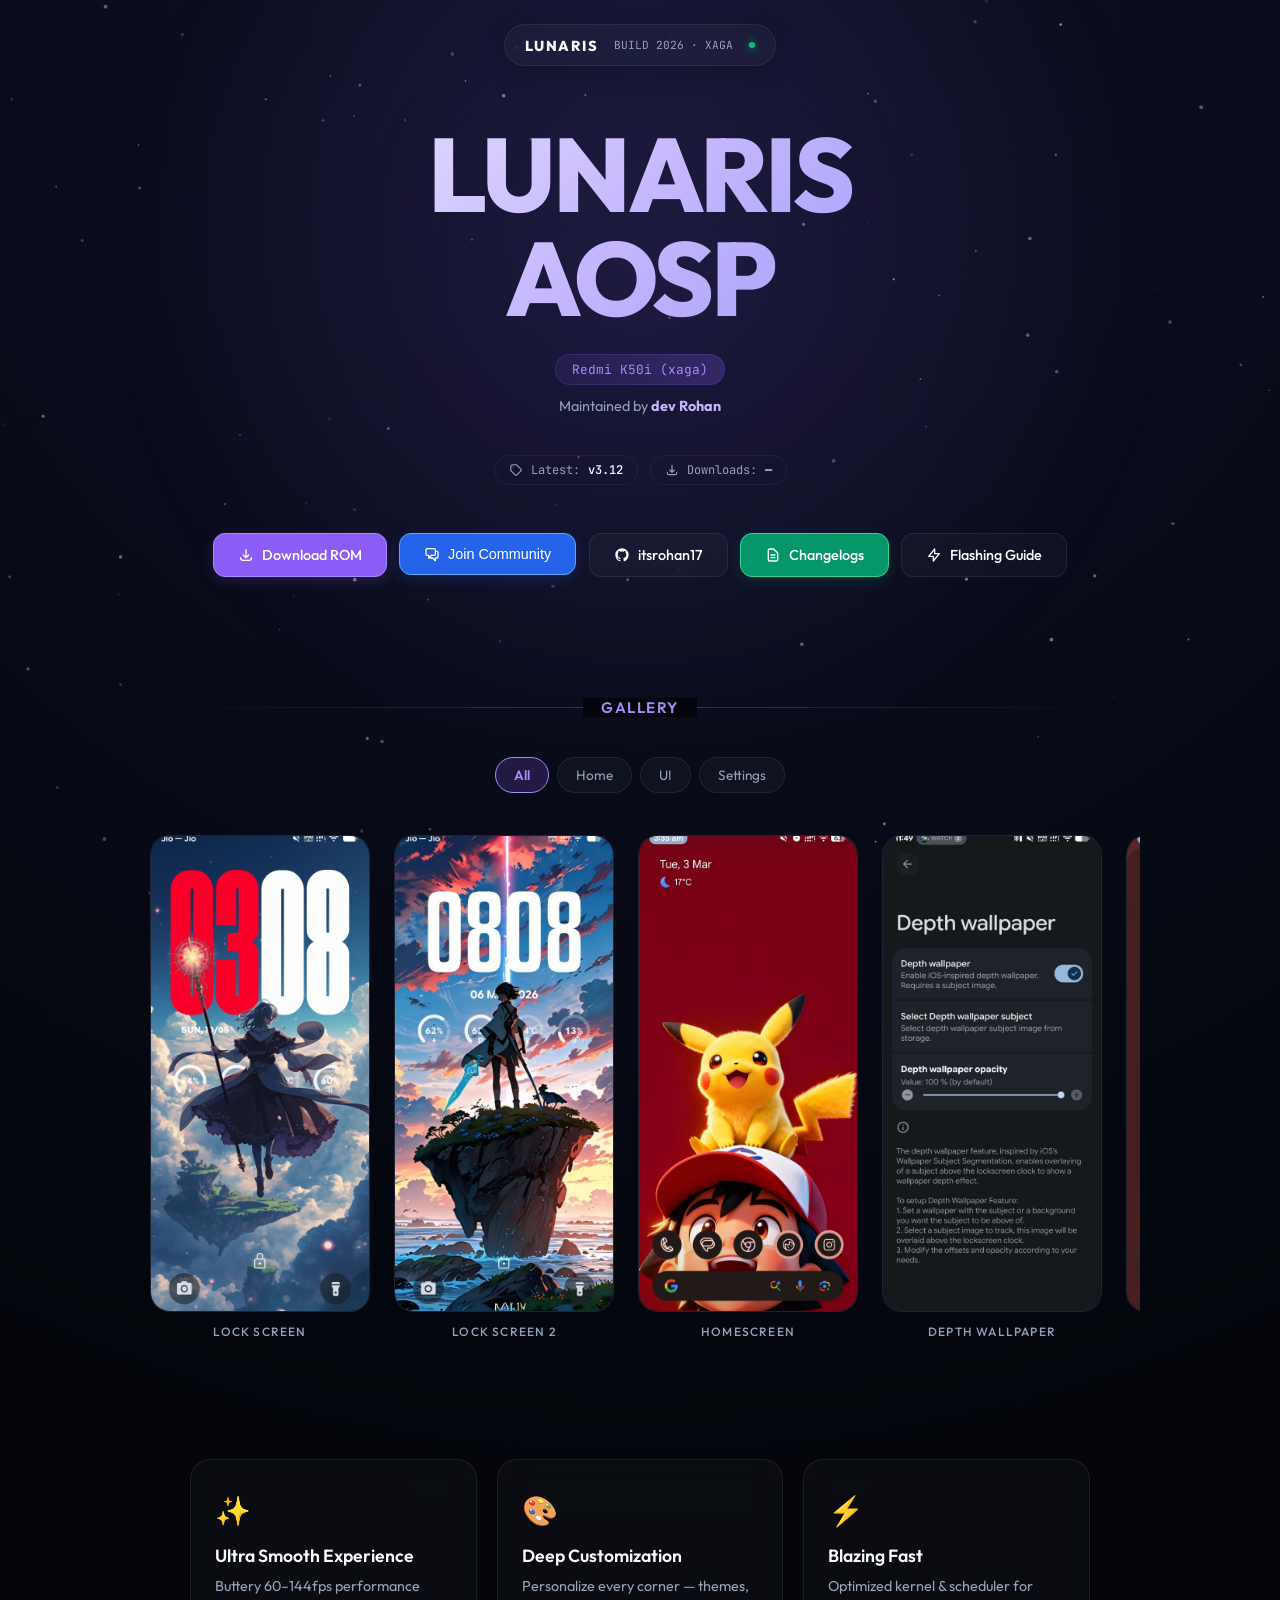
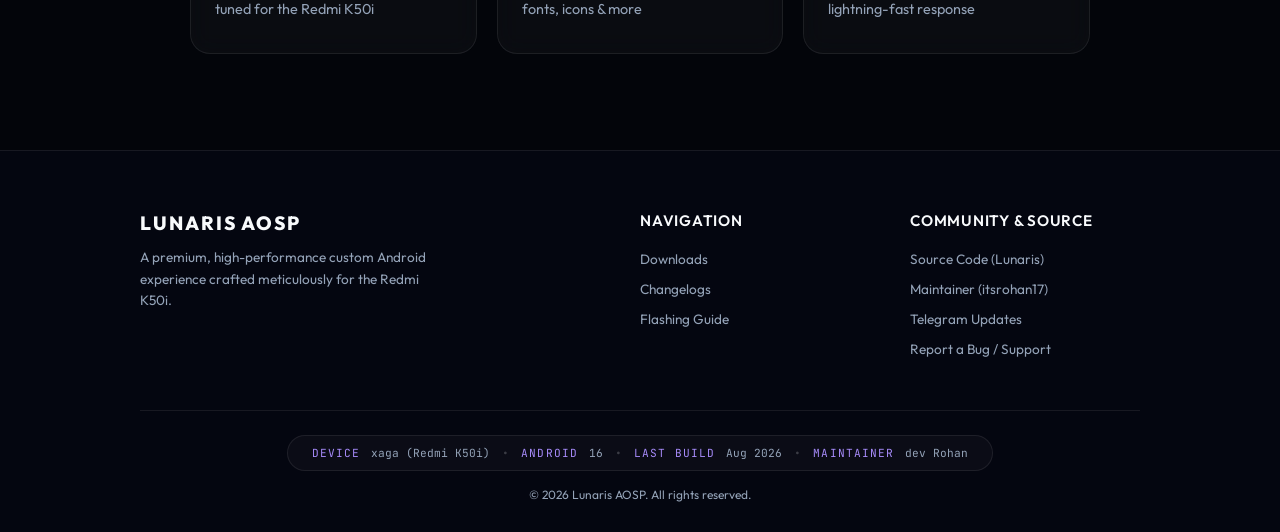
<file: index.html>
<!DOCTYPE html>
<html lang="en">

<head>
  <meta charset="UTF-8">
  <meta name="viewport" content="width=device-width, initial-scale=1.0, maximum-scale=5.0">
  <meta name="theme-color" content="#03050a">
  <title>Lunaris AOSP · Redmi K50i (xaga)</title>

  <meta name="description" content="Lunaris AOSP for Redmi K50i (xaga) — A high-performance, ultra-smooth, customizable custom Android OS based on Android 16 and LineageOS.">
  <meta name="keywords" content="Lunaris AOSP, Redmi K50i, xaga, Android 16, LineageOS, Custom ROM, Dimensity 8100">
  <meta name="author" content="dev Rohan (itsrohan17)">
  <link rel="canonical" href="https://itsrohan17.github.io/Lunaris-Aosp-Xaga-website/">

  <!-- Open Graph / Facebook -->
  <meta property="og:type" content="website">
  <meta property="og:url" content="https://itsrohan17.github.io/Lunaris-Aosp-Xaga-website/">
  <meta property="og:title" content="Lunaris AOSP · Redmi K50i (xaga)">
  <meta property="og:description" content="High-performance, ultra-smooth custom Android OS for the Redmi K50i. Android 16 based.">
  <meta property="og:site_name" content="Lunaris AOSP">

  <!-- Twitter -->
  <meta name="twitter:card" content="summary_large_image">
  <meta name="twitter:title" content="Lunaris AOSP · Redmi K50i (xaga)">
  <meta name="twitter:description" content="High-performance, ultra-smooth custom Android OS for the Redmi K50i. Android 16 based.">

  <!-- Favicon -->
  <link rel="icon" type="image/svg+xml" href="data:image/svg+xml,<svg xmlns='http://www.w3.org/2000/svg' viewBox='0 0 100 100'><text y='.9em' font-size='90'>🌕</text></svg>">

  <link rel="preconnect" href="https://fonts.googleapis.com">
  <link rel="preconnect" href="https://fonts.gstatic.com" crossorigin>
  <link href="https://fonts.googleapis.com/css2?family=Outfit:wght@300;400;500;600;700;800&family=JetBrains+Mono:wght@400;500&display=swap" rel="stylesheet">
  
  <link rel="stylesheet" href="style.css">
  <link rel="stylesheet" href="perf.css">
  <link rel="stylesheet" href="transitions.css">
  
  <script src="perf.js"></script>
  <script src="stars.js" defer></script>
  <script src="transitions.js"></script>
  <script src="script.js" defer></script>

  <script type="application/ld+json">
  {
    "@context": "https://schema.org",
    "@type": "SoftwareApplication",
    "name": "Lunaris AOSP",
    "operatingSystem": "Android 16",
    "applicationCategory": "Mobile OS",
    "offers": {
      "@type": "Offer",
      "price": "0",
      "priceCurrency": "USD"
    },
    "author": {
      "@type": "Person",
      "name": "Rohan (itsrohan17)"
    }
  }
  </script>

  <style>
    :root {
      --bg: #03050a;
      --bg-gradient: radial-gradient(circle at top, #0d1126 0%, #03050a 70%);
      --border: rgba(255, 255, 255, 0.06);
      --violet: #a78bfa;
      --accent: #8b5cf6;
      --sky: #38bdf8;
      --text: #f8fafc;
      --muted: #94a3b8;
      --glass: rgba(255, 255, 255, 0.03);
      --glass-border: rgba(255, 255, 255, 0.08);
    }

    * {
      margin: 0;
      padding: 0;
      box-sizing: border-box;
      -webkit-tap-highlight-color: transparent;
    }

    html {
      scroll-behavior: smooth;
    }

    body {
      font-family: 'Outfit', sans-serif;
      background: var(--bg);
      background-image: var(--bg-gradient);
      color: var(--text);
      overflow-x: hidden;
      -webkit-font-smoothing: antialiased;
    }

    .ambient-glow {
      position: fixed;
      top: -20vh;
      left: 50%;
      transform: translateX(-50%);
      width: 120vw;
      height: 100vh;
      background: radial-gradient(circle, rgba(139, 92, 246, 0.15) 0%, transparent 60%);
      z-index: 0;
      pointer-events: none;
      animation: nebulaBreathe 12s ease-in-out infinite alternate;
    }

    @media (max-width: 768px) {
      .ambient-glow {
        animation: none;
        opacity: 0.8;
      }
    }

    @keyframes nebulaBreathe {
      0% {
        transform: translateX(-50%) scale(1);
        opacity: 0.8;
      }

      100% {
        transform: translateX(-48%) scale(1.05);
        opacity: 1;
      }
    }

    #pc {
      position: fixed;
      inset: 0;
      z-index: 0;
      pointer-events: none;
      opacity: 0.7;
    }

    .rev {
      opacity: 0;
      transform: translate3d(0, 20px, 0);
      animation: fadeUp 0.8s cubic-bezier(0.16, 1, 0.3, 1) forwards;
    }

    @keyframes fadeUp {
      to {
        opacity: 1;
        transform: translate3d(0, 0, 0);
      }
    }

    .d1 {
      animation-delay: 0.1s;
    }

    .d2 {
      animation-delay: 0.2s;
    }

    .d3 {
      animation-delay: 0.3s;
    }

    .d4 {
      animation-delay: 0.4s;
    }

    .d5 {
      animation-delay: 0.5s;
    }

    .d6 {
      animation-delay: 0.6s;
    }

    header {
      position: relative;
      z-index: 10;
      padding: 24px 16px 0;
      text-align: center;
    }

    .hero-content {
      margin-top: 8px;
    }

    .title-wrap {
      margin-bottom: 4px;
    }

    h1 {
      font-size: clamp(3rem, 10vw, 6.5rem);
      font-weight: 800;
      line-height: 1;
      letter-spacing: -0.03em;
      background: linear-gradient(135deg, #fff 0%, #c4b5fd 25%, #818cf8 50%, #c4b5fd 75%, #fff 100%);
      background-size: 200% 200%;
      -webkit-background-clip: text;
      background-clip: text;
      color: transparent;
      margin-bottom: 24px;
      animation: gradientShift 8s ease infinite;
    }

    @keyframes gradientShift {
      0% { background-position: 0% 50%; }
      50% { background-position: 100% 50%; }
      100% { background-position: 0% 50%; }
    }

    .chip {
      display: inline-flex;
      align-items: center;
      gap: 8px;
      font-family: 'JetBrains Mono', monospace;
      font-size: 0.8rem;
      background: rgba(139, 92, 246, 0.1);
      border: 1px solid rgba(139, 92, 246, 0.2);
      padding: 6px 16px;
      border-radius: 30px;
      margin-bottom: 12px;
      color: var(--violet);
    }

    .maint {
      font-size: 0.9rem;
      color: var(--muted);
      margin-bottom: 40px;
    }



    .gh-stats {
      display: flex;
      justify-content: center;
      gap: 12px;
      flex-wrap: wrap;
      margin-bottom: 48px;
    }

    .gh-stat {
      display: flex;
      align-items: center;
      gap: 8px;
      background: transparent;
      border: 1px solid var(--border);
      border-radius: 30px;
      padding: 6px 14px;
      font-family: 'JetBrains Mono', monospace;
      font-size: 0.75rem;
      color: var(--muted);
    }

    .gh-stat-val {
      color: var(--text);
      font-weight: 500;
    }

    .btns {
      display: flex;
      flex-wrap: wrap;
      gap: 12px;
      justify-content: center;
      margin-bottom: 80px;
      position: relative;
      z-index: 20;
    }

    .btn {
      position: relative;
      display: inline-flex;
      align-items: center;
      gap: 8px;
      padding: 12px 24px;
      font-weight: 500;
      font-size: 0.9rem;
      border-radius: 12px;
      text-decoration: none;
      color: #fff;
      border: 1px solid transparent;
      cursor: pointer;
      overflow: hidden;
      transition: all 0.3s cubic-bezier(0.25, 0.8, 0.25, 1);
    }

    .btn:hover {
      transform: translateY(-3px);
    }

    .btn:active {
      transform: translateY(1px);
    }

    .btn::after {
      content: '';
      position: absolute;
      top: 0;
      left: -100%;
      width: 50%;
      height: 100%;
      background: linear-gradient(90deg, transparent, rgba(255, 255, 255, 0.25), transparent);
      transform: skewX(-20deg);
      transition: 0.6s ease;
    }

    .btn:hover::after {
      left: 150%;
    }

    .bp {
      background: #8b5cf6;
      border-color: #a78bfa;
      box-shadow: 0 4px 14px rgba(139, 92, 246, 0.2);
    }

    .bp:hover {
      box-shadow: 0 8px 24px rgba(139, 92, 246, 0.6);
      border-color: #ddd6fe;
    }

    .bs {
      background: #2563eb;
      border-color: #60a5fa;
      box-shadow: 0 4px 14px rgba(37, 99, 235, 0.2);
    }

    .bs:hover {
      box-shadow: 0 8px 24px rgba(37, 99, 235, 0.6);
      border-color: #bfdbfe;
    }

    .bg {
      background: var(--glass);
      border-color: var(--glass-border);
      backdrop-filter: blur(10px);
    }

    .bg:hover {
      background: rgba(255, 255, 255, 0.08);
      border-color: rgba(255, 255, 255, 0.2);
      box-shadow: 0 8px 24px rgba(0, 0, 0, 0.3);
    }

    .bcl {
      background: #059669;
      border-color: #34d399;
      box-shadow: 0 4px 14px rgba(5, 150, 105, 0.2);
    }

    .bcl:hover {
      box-shadow: 0 8px 24px rgba(5, 150, 105, 0.6);
      border-color: #a7f3d0;
    }

    .divider {
      position: relative;
      text-align: center;
      margin: 0 auto 40px;
      max-width: 960px;
    }

    .divider::before {
      content: '';
      position: absolute;
      top: 50%;
      left: 0;
      width: 100%;
      height: 1px;
      background: linear-gradient(90deg, transparent, rgba(139, 92, 246, 0.4), transparent);
    }

    .divider span {
      position: relative;
      z-index: 1;
      font-weight: 600;
      font-size: 0.95rem;
      letter-spacing: 0.1em;
      color: var(--violet);
      background: var(--bg);
      padding: 0 18px;
      text-transform: uppercase;
    }

    .features {
      position: relative;
      z-index: 10;
      padding: 0 16px 56px;
    }

    .features-grid {
      display: grid;
      grid-template-columns: repeat(3, 1fr);
      gap: 20px;
      max-width: 900px;
      margin: 0 auto;
    }

    @media (max-width: 768px) {
      .features-grid {
        grid-template-columns: 1fr;
      }
    }

    .feat {
      padding: 32px 24px;
      background: var(--glass);
      border: 1px solid var(--glass-border);
      border-radius: 20px;
      text-align: left;
      backdrop-filter: blur(12px);
      opacity: 0;
      transform: translateY(30px);
      transition: opacity 0.6s cubic-bezier(0.16, 1, 0.3, 1), transform 0.6s cubic-bezier(0.16, 1, 0.3, 1), border-color 0.3s, background 0.3s, box-shadow 0.3s;
    }

    .feat.visible { opacity: 1; transform: translateY(0); }
    .feat:nth-child(1) { transition-delay: 0s; }
    .feat:nth-child(2) { transition-delay: 0.15s; }
    .feat:nth-child(3) { transition-delay: 0.3s; }

    .feat:hover {
      transform: translateY(-4px);
      border-color: rgba(139, 92, 246, 0.4);
      background: rgba(255, 255, 255, 0.05);
      box-shadow: 0 10px 30px rgba(139, 92, 246, 0.1);
    }

    .feat-icon {
      font-size: 1.8rem;
      margin-bottom: 16px;
      display: inline-block;
      animation: floatIcon 3s ease-in-out infinite;
    }

    @keyframes floatIcon {
      0%, 100% { transform: translateY(0); }
      50% { transform: translateY(-6px); }
    }

    .feat:nth-child(2) .feat-icon { animation-delay: 0.5s; }
    .feat:nth-child(3) .feat-icon { animation-delay: 1s; }

    .feat-title {
      font-weight: 600;
      font-size: 1.1rem;
      color: var(--text);
      margin-bottom: 8px;
      display: block;
    }

    .feat-desc {
      font-size: 0.9rem;
      color: var(--muted);
      line-height: 1.6;
    }

    .ss {
      position: relative;
      z-index: 10;
      padding: 0 14px 60px;
    }

    .ss-filters {
      display: flex;
      justify-content: center;
      gap: 8px;
      flex-wrap: wrap;
      margin-bottom: 32px;
    }

    .filter-btn {
      background: var(--glass);
      border: 1px solid var(--glass-border);
      color: var(--muted);
      padding: 8px 18px;
      border-radius: 20px;
      font-family: 'Outfit', sans-serif;
      font-size: 0.85rem;
      cursor: pointer;
      transition: all 0.3s ease;
    }

    .filter-btn:hover {
      background: rgba(139, 92, 246, 0.1);
      color: var(--text);
    }

    .filter-btn.active {
      background: rgba(139, 92, 246, 0.2);
      border-color: var(--violet);
      color: var(--violet);
      font-weight: 600;
    }

    .carousel-container {
      max-width: 1000px;
      margin: 0 auto;
      position: relative;
    }

    .ss-carousel {
      display: flex;
      gap: 24px;
      overflow-x: auto;
      padding: 10px 10px 40px;
      scroll-snap-type: x mandatory;
      scroll-behavior: smooth;
      -webkit-overflow-scrolling: touch;
      overscroll-behavior-x: contain;
      touch-action: pan-x pan-y;
      scrollbar-width: thin;
      scrollbar-color: var(--violet) var(--bg);
    }

    .ss-carousel::-webkit-scrollbar {
      height: 6px;
    }

    .ss-carousel::-webkit-scrollbar-track {
      background: var(--bg);
      border-radius: 10px;
    }

    .ss-carousel::-webkit-scrollbar-thumb {
      background: var(--violet);
      border-radius: 10px;
    }

    .pw {
      flex: 0 0 auto;
      width: 220px;
      scroll-snap-align: center;
      transition: opacity 0.4s ease, transform 0.4s ease;
    }

    .pf {
      border-radius: 20px;
      border: 1px solid var(--glass-border);
      transition: all 0.4s cubic-bezier(0.25, 0.8, 0.25, 1);
      overflow: hidden;
      aspect-ratio: 9/19.5;
      background: #0c1020;
      position: relative;
      cursor: pointer;
    }

    .pf::after {
      content: '🔍';
      position: absolute;
      inset: 0;
      background: rgba(0, 0, 0, 0.5);
      display: flex;
      align-items: center;
      justify-content: center;
      font-size: 2rem;
      opacity: 0;
      transition: opacity 0.3s;
    }

    .pf:hover {
      transform: scale(1.05) translateY(-5px) rotate(-1deg);
      border-color: var(--violet);
      box-shadow: 0 20px 40px rgba(139, 92, 246, 0.2);
    }

    .pf:hover::after {
      opacity: 1;
    }

    .pf img {
      width: 100%;
      height: 100%;
      object-fit: cover;
      transition: transform 0.4s;
    }

    .pf:hover img {
      transform: scale(1.02);
    }

    .pl {
      text-align: center;
      margin-top: 12px;
      font-size: 0.75rem;
      color: var(--muted);
      letter-spacing: 0.1em;
      text-transform: uppercase;
      font-weight: 500;
    }

    @media (max-width: 600px) {
      .pw {
        width: 180px;
      }
    }

    .lightbox {
      display: none;
      position: fixed;
      z-index: 999999;
      left: 0;
      top: 0;
      width: 100%;
      height: 100%;
      background-color: rgba(3, 5, 10, 0.95);
      backdrop-filter: blur(10px);
      align-items: center;
      justify-content: center;
      opacity: 0;
      transition: opacity 0.3s ease;
    }

    .lightbox.show {
      display: flex;
      opacity: 1;
    }

    .lightbox-content {
      max-height: 90vh;
      max-width: 90vw;
      border-radius: 24px;
      border: 1px solid var(--glass-border);
      box-shadow: 0 20px 60px rgba(0, 0, 0, 0.8);
      transform: scale(0.95);
      transition: transform 0.3s ease;
    }

    .lightbox.show .lightbox-content {
      transform: scale(1);
    }

    .lightbox-close {
      position: absolute;
      top: 20px;
      right: 30px;
      color: #fff;
      font-size: 40px;
      font-weight: 300;
      cursor: pointer;
      transition: color 0.3s;
    }

    .lightbox-close:hover {
      color: var(--violet);
    }

    .lightbox-nav {
      position: absolute;
      top: 50%;
      transform: translateY(-50%);
      background: rgba(255, 255, 255, 0.1);
      color: white;
      border: 1px solid var(--glass-border);
      cursor: pointer;
      font-size: 24px;
      padding: 16px 20px;
      border-radius: 50%;
      backdrop-filter: blur(10px);
      transition: all 0.3s ease;
      z-index: 1000000;
      outline: none;
    }

    .lightbox-nav:hover {
      background: rgba(139, 92, 246, 0.5);
      border-color: var(--violet);
      transform: translateY(-50%) scale(1.1);
    }

    .lightbox-prev {
      left: 20px;
    }

    .lightbox-next {
      right: 20px;
    }

    @media (max-width: 768px) {
      .lightbox-nav {
        padding: 12px 16px;
        font-size: 18px;
      }

      .lightbox-prev {
        left: 10px;
      }

      .lightbox-next {
        right: 10px;
      }
    }

    .premium-footer {
      position: relative;
      z-index: 10;
      background: rgba(5, 8, 20, 0.6);
      border-top: 1px solid var(--glass-border);
      padding: 60px 20px 30px;
      margin-top: 40px;
    }

    .footer-grid {
      display: grid;
      grid-template-columns: 2fr 1fr 1fr;
      gap: 40px;
      max-width: 1000px;
      margin: 0 auto 40px;
    }

    @media (max-width: 768px) {
      .footer-grid {
        grid-template-columns: 1fr;
        text-align: center;
      }
    }

    .footer-col h4 {
      font-weight: 600;
      font-size: 0.95rem;
      color: var(--text);
      margin-bottom: 20px;
      letter-spacing: 0.05em;
      text-transform: uppercase;
    }

    .footer-col a {
      display: block;
      color: var(--muted);
      text-decoration: none;
      font-size: 0.85rem;
      margin-bottom: 12px;
      transition: color 0.2s, padding-left 0.2s;
    }

    .footer-col a:hover {
      color: var(--violet);
      padding-left: 5px;
    }

    .brand-col .footer-logo {
      font-weight: 800;
      font-size: 1.2rem;
      letter-spacing: 0.1em;
      color: var(--text);
      display: block;
      margin-bottom: 12px;
    }

    .brand-col .footer-desc {
      color: var(--muted);
      font-size: 0.85rem;
      line-height: 1.6;
      max-width: 300px;
    }

    @media (max-width: 768px) {
      .brand-col .footer-desc {
        margin: 0 auto;
      }
    }

    .footer-bottom {
      max-width: 1000px;
      margin: 0 auto;
      border-top: 1px solid var(--glass-border);
      padding-top: 24px;
      display: flex;
      flex-direction: column;
      align-items: center;
      gap: 16px;
    }

    .device-info {
      display: flex;
      flex-wrap: wrap;
      justify-content: center;
      gap: 12px;
      font-family: 'JetBrains Mono', monospace;
      font-size: 0.7rem;
      color: var(--muted);
      background: var(--glass);
      padding: 10px 24px;
      border-radius: 30px;
      border: 1px solid var(--glass-border);
    }

    .info-label {
      color: var(--violet);
      text-transform: uppercase;
      letter-spacing: 0.1em;
      margin-right: 4px;
    }

    .dot-sep {
      color: rgba(255, 255, 255, 0.2);
    }

    .copyright {
      font-size: 0.75rem;
      color: var(--muted);
    }

    .community-popup {
      position: fixed;
      width: 240px;
      background: rgba(10, 12, 28, 0.95);
      border: 1px solid rgba(139, 92, 246, 0.3);
      border-radius: 16px;
      padding: 8px;
      z-index: 999999;
      box-shadow: 0 20px 60px rgba(0, 0, 0, 0.8);
      opacity: 0;
      pointer-events: none;
      transform: scale(0.96);
      transition: opacity 0.2s, transform 0.2s;
      backdrop-filter: blur(10px);
    }

    .community-popup.open {
      opacity: 1;
      pointer-events: all;
      transform: scale(1);
    }

    .comm-item {
      display: flex;
      align-items: center;
      gap: 12px;
      padding: 12px;
      border-radius: 10px;
      text-decoration: none;
      cursor: pointer;
      transition: background 0.2s;
    }

    .comm-item:hover {
      background: rgba(139, 92, 246, 0.1);
    }

    .comm-icon {
      width: 36px;
      height: 36px;
      border-radius: 10px;
      background: #2563eb;
      display: flex;
      align-items: center;
      justify-content: center;
      flex-shrink: 0;
      color: #fff;
    }

    .comm-icon.comm-icon-support {
      background: #8b5cf6;
    }

    .comm-text {
      display: flex;
      flex-direction: column;
      gap: 2px;
      flex: 1;
    }

    .comm-title {
      font-weight: 600;
      font-size: 0.85rem;
      color: var(--text);
    }

    .comm-sub {
      font-family: 'JetBrains Mono', monospace;
      font-size: 0.65rem;
      color: var(--muted);
    }

    .comm-divider {
      height: 1px;
      background: var(--glass-border);
      margin: 4px 8px;
    }

    .skeleton {
      display: inline-block;
      min-width: 40px;
      height: 14px;
      background: #1e293b;
      border-radius: 4px;
    }

    ::-webkit-scrollbar {
      width: 8px;
    }

    ::-webkit-scrollbar-track {
      background: var(--bg);
    }

    ::-webkit-scrollbar-thumb {
      background: rgba(139, 92, 246, 0.5);
      border-radius: 10px;
    }

    ::-webkit-scrollbar-thumb:hover {
      background: rgba(139, 92, 246, 0.8);
    }

    .chip {
      background: linear-gradient(90deg, rgba(139,92,246,0.1) 0%, rgba(139,92,246,0.25) 50%, rgba(139,92,246,0.1) 100%);
      background-size: 200% 100%;
      animation: chipShimmer 4s ease-in-out infinite;
    }

    @keyframes chipShimmer {
      0% { background-position: -200% center; }
      100% { background-position: 200% center; }
    }

    .footer-col a { position: relative; }
    .footer-col a::before { content: '→'; position: absolute; left: -15px; opacity: 0; transform: translateX(-5px); transition: opacity 0.2s, transform 0.2s; color: var(--violet); }
    .footer-col a:hover::before { opacity: 1; transform: translateX(0); }

    .scroll-reveal { opacity: 0; transform: translate3d(0, 24px, 0); transition: opacity 0.7s cubic-bezier(0.16,1,0.3,1), transform 0.7s cubic-bezier(0.16,1,0.3,1); }
    .scroll-reveal.active { opacity: 1; transform: translate3d(0, 0, 0); }

    @media (prefers-reduced-motion: reduce) {
      *, *::before, *::after { animation-duration: 0.01ms !important; animation-iteration-count: 1 !important; transition-duration: 0.01ms !important; }
    }
  </style>

</head>

<body>

  <canvas id="pc" data-linked></canvas>
  <div class="ambient-glow" id="nebula"></div>

  <header>
    <nav class="nav scroll-reveal" aria-label="Main Navigation">
      <a href="index.html" style="text-decoration:none;"><span class="nav-logo">LUNARIS</span></a>
      <span class="nav-badge">BUILD 2026 · XAGA</span>
      <div class="nav-dot" aria-hidden="true"></div>
    </nav>
    <div class="hero-content">
      <div class="title-wrap rev d1">
        <h1>LUNARIS<br>AOSP</h1>
      </div>
      <div class="rev d2">
        <div class="chip">Redmi K50i (xaga)</div>
      </div>
      <p class="maint rev d2">Maintained by <strong style="color:#c4b5fd">dev Rohan</strong></p>

      <div class="gh-stats rev d3" id="gh-stats">
        <div class="gh-stat">
          <svg width="14" height="14" fill="none" stroke="currentColor" viewBox="0 0 24 24">
            <path stroke-linecap="round" stroke-linejoin="round" stroke-width="2"
              d="M7 7h.01M7 3h5c.512 0 1.024.195 1.414.586l7 7a2 2 0 010 2.828l-7 7a2 2 0 01-2.828 0l-7-7A1.994 1.994 0 013 12V7a4 4 0 014-4z" />
          </svg>
          <span>Latest: </span><span class="gh-stat-val" id="gh-ver"><span class="skeleton"></span></span>
        </div>
        <div class="gh-stat">
          <svg width="14" height="14" fill="none" stroke="currentColor" viewBox="0 0 24 24">
            <path stroke-linecap="round" stroke-linejoin="round" stroke-width="2"
              d="M4 16v1a3 3 0 003 3h10a3 3 0 003-3v-1m-4-4l-4 4m0 0l-4-4m4 4V4" />
          </svg>
          <span>Downloads: </span><span class="gh-stat-val" id="gh-dl"><span class="skeleton"></span></span>
        </div>
      </div>

      <div class="btns rev d4">
        <a href="downloads.html" class="btn bp">
          <svg width="16" height="16" fill="none" stroke="currentColor" viewBox="0 0 24 24">
            <path stroke-linecap="round" stroke-linejoin="round" stroke-width="2"
              d="M4 16v1a3 3 0 003 3h10a3 3 0 003-3v-1m-4-4l-4 4m0 0l-4-4m4 4V4" />
          </svg>
          Download ROM
        </a>
        <div class="community-wrap">
          <button class="btn bs" id="comm-btn" onclick="toggleCommunity(event)">
            <svg width="16" height="16" fill="none" stroke="currentColor" viewBox="0 0 24 24">
              <path stroke-linecap="round" stroke-linejoin="round" stroke-width="2"
                d="M17 8h2a2 2 0 012 2v6a2 2 0 01-2 2h-2v4l-4-4H9a1.994 1.994 0 01-1.414-.586m0 0L11 14h4a2 2 0 002-2V6a2 2 0 00-2-2H5a2 2 0 00-2 2v6a2 2 0 002 2h2v4l.586-.586z" />
            </svg>
            Join Community
          </button>
        </div>
        <a href="https://github.com/itsrohan17" target="_blank" rel="noopener noreferrer" class="btn bg">
          <svg width="16" height="16" fill="currentColor" viewBox="0 0 24 24">
            <path fill-rule="evenodd" clip-rule="evenodd"
              d="M12 2C6.477 2 2 6.477 2 12c0 4.42 2.865 8.166 6.839 9.489.5.092.682-.217.682-.482 0-.237-.008-.866-.013-1.7-2.782.603-3.369-1.34-3.369-1.34-.454-1.156-1.11-1.462-1.11-1.462-.908-.62.069-.608.069-.608 1.003.07 1.531 1.03 1.531 1.03.892 1.529 2.341 1.087 2.91.831.092-.646.35-1.086.636-1.336-2.22-.253-4.555-1.11-4.555-4.943 0-1.091.39-1.984 1.029-2.683-.103-.253-.446-1.27.098-2.647 0 0 .84-.269 2.75 1.025A9.564 9.564 0 0112 6.844c.85.004 1.705.114 2.504.336 1.909-1.294 2.747-1.025 2.747-1.025.546 1.377.203 2.394.1 2.647.64.699 1.028 1.592 1.028 2.683 0 3.842-2.339 4.687-4.566 4.935.359.309.678.919.678 1.852 0 1.336-.012 2.415-.012 2.743 0 .267.18.578.688.48C19.138 20.161 22 16.416 22 12c0-5.523-4.477-10-10-10z" />
          </svg>
          itsrohan17
        </a>
        <a href="changelog.html" class="btn bcl">
          <svg width="16" height="16" fill="none" stroke="currentColor" viewBox="0 0 24 24">
            <path stroke-linecap="round" stroke-linejoin="round" stroke-width="2"
              d="M9 12h6m-6 4h6m2 5H7a2 2 0 01-2-2V5a2 2 0 012-2h5.586a1 1 0 01.707.293l5.414 5.414a1 1 0 01.293.707V19a2 2 0 01-2 2z" />
          </svg>
          Changelogs
        </a>
        <a href="guide.html" class="btn bg">
          <svg width="16" height="16" fill="none" stroke="currentColor" viewBox="0 0 24 24">
            <path stroke-linecap="round" stroke-linejoin="round" stroke-width="2" d="M13 10V3L4 14h7v7l9-11h-7z" />
          </svg>
          Flashing Guide
        </a>
      </div>
    </div>
  </header>

  <!-- INTERACTIVE SCREENSHOTS CAROUSEL -->
  <section class="ss scroll-reveal" style="padding-top: 40px; padding-bottom: 80px;">
    <div class="divider rev d6"><span>Gallery</span></div>

    <div class="ss-filters rev d6">
      <button class="filter-btn active" onclick="filterGallery('all')">All</button>
      <button class="filter-btn" onclick="filterGallery('home')">Home</button>
      <button class="filter-btn" onclick="filterGallery('ui')">UI</button>
      <button class="filter-btn" onclick="filterGallery('settings')">Settings</button>
    </div>

    <div class="carousel-container">
      <div class="ss-carousel" id="ss-carousel">
        <div class="pw" data-cat="home">
          <div class="pf"><img src="screenshots/lock%20screen.png" alt="Lock Screen" onclick="openModal(this.src)"
              loading="lazy"></div>
          <p class="pl">Lock Screen</p>
        </div>
        <div class="pw" data-cat="home">
          <div class="pf"><img src="screenshots/lock%20screen%202.jpg" alt="Lock Screen Alt"
              onclick="openModal(this.src)" loading="lazy"></div>
          <p class="pl">Lock Screen 2</p>
        </div>
        <div class="pw" data-cat="home">
          <div class="pf"><img src="screenshots/homescreen.png" alt="Homescreen" onclick="openModal(this.src)"
              loading="lazy"></div>
          <p class="pl">Homescreen</p>
        </div>
        <div class="pw" data-cat="home">
          <div class="pf"><img src="screenshots/Depth%20wallpaper.jpg" alt="Depth Wallpaper"
              onclick="openModal(this.src)" loading="lazy"></div>
          <p class="pl">Depth Wallpaper</p>
        </div>
        <div class="pw" data-cat="home">
          <div class="pf"><img src="screenshots/appdrawer.png" alt="App Drawer" onclick="openModal(this.src)"
              loading="lazy"></div>
          <p class="pl">App Drawer</p>
        </div>
        <div class="pw" data-cat="ui">
          <div class="pf"><img src="screenshots/qs%20panel.png" alt="QS Panel" onclick="openModal(this.src)"
              loading="lazy"></div>
          <p class="pl">QS Panel</p>
        </div>
        <div class="pw" data-cat="ui">
          <div class="pf"><img src="screenshots/qs%20panel%202.png" alt="QS Panel 2" onclick="openModal(this.src)"
              loading="lazy"></div>
          <p class="pl">QS Panel 2</p>
        </div>
        <div class="pw" data-cat="ui">
          <div class="pf"><img src="screenshots/dynamic%20bar.png" alt="Dynamic Bar" onclick="openModal(this.src)"
              loading="lazy"></div>
          <p class="pl">Dynamic Bar</p>
        </div>
        <div class="pw" data-cat="ui">
          <div class="pf"><img src="screenshots/quick%20switch.png" alt="Quick Switch" onclick="openModal(this.src)"
              loading="lazy"></div>
          <p class="pl">Quick Switch</p>
        </div>
        <div class="pw" data-cat="ui">
          <div class="pf"><img src="screenshots/music.png" alt="Music" onclick="openModal(this.src)" loading="lazy">
          </div>
          <p class="pl">Music Player</p>
        </div>
        <div class="pw" data-cat="settings">
          <div class="pf"><img src="screenshots/about%20info.png" alt="About Info" onclick="openModal(this.src)"
              loading="lazy"></div>
          <p class="pl">About Info</p>
        </div>
        <div class="pw" data-cat="settings">
          <div class="pf"><img src="screenshots/Custom%20clock%20style.jpg" alt="Custom Clock Style"
              onclick="openModal(this.src)" loading="lazy"></div>
          <p class="pl">Custom Clock Style</p>
        </div>
        <div class="pw" data-cat="settings">
          <div class="pf"><img src="screenshots/color%20customization.jpg" alt="Color Customization"
              onclick="openModal(this.src)" loading="lazy"></div>
          <p class="pl">Color Customization</p>
        </div>
        <div class="pw" data-cat="settings">
          <div class="pf"><img src="screenshots/gradients%20customization.jpg" alt="Gradients Customization"
              onclick="openModal(this.src)" loading="lazy"></div>
          <p class="pl">Gradients Customization</p>
        </div>
        <div class="pw" data-cat="settings">
          <div class="pf"><img src="screenshots/font%20settings.jpg" alt="Font Settings" onclick="openModal(this.src)"
              loading="lazy"></div>
          <p class="pl">Font Settings</p>
        </div>
      </div>
    </div>
  </section>

  <!-- FEATURES -->
  <section class="features scroll-reveal">
    <div class="features-grid">
      <div class="feat rev d6">
        <div class="feat-inner">
          <span class="feat-icon">✨</span>
          <span class="feat-title">Ultra Smooth Experience</span>
          <p class="feat-desc">Buttery 60–144fps performance tuned for the Redmi K50i</p>
        </div>
      </div>
      <div class="feat rev" style="animation-delay:.74s">
        <div class="feat-inner">
          <span class="feat-icon">🎨</span>
          <span class="feat-title">Deep Customization</span>
          <p class="feat-desc">Personalize every corner — themes, fonts, icons &amp; more</p>
        </div>
      </div>
      <div class="feat rev" style="animation-delay:.88s">
        <div class="feat-inner">
          <span class="feat-icon">⚡</span>
          <span class="feat-title">Blazing Fast</span>
          <p class="feat-desc">Optimized kernel &amp; scheduler for lightning-fast response</p>
        </div>
      </div>
    </div>
  </section>

  <!-- LIGHTBOX MODAL -->
  <div id="lightbox" class="lightbox" onclick="closeModal()">
    <span class="lightbox-close" onclick="closeModal()">&times;</span>
    <button class="lightbox-nav lightbox-prev" onclick="prevImage(event)">&#10094;</button>
    <img class="lightbox-content" id="lightbox-img" onclick="event.stopPropagation()">
    <button class="lightbox-nav lightbox-next" onclick="nextImage(event)">&#10095;</button>
  </div>

  <!-- PREMIUM FOOTER -->
  <footer class="premium-footer scroll-reveal">
    <div class="footer-grid">
      <div class="footer-col brand-col">
        <span class="footer-logo">LUNARIS AOSP</span>
        <p class="footer-desc">A premium, high-performance custom Android experience crafted meticulously for the Redmi
          K50i.</p>
      </div>
      <div class="footer-col">
        <h4>Navigation</h4>
        <a href="downloads.html">Downloads</a>
        <a href="changelog.html">Changelogs</a>
        <a href="guide.html">Flashing Guide</a>
      </div>
      <div class="footer-col">
        <h4>Community & Source</h4>
        <a href="https://github.com/Lunaris-AOSP" target="_blank">Source Code (Lunaris)</a>
        <a href="https://github.com/itsrohan17" target="_blank">Maintainer (itsrohan17)</a>
        <a href="https://t.me/screenshotsxaga" target="_blank">Telegram Updates</a>
        <a href="https://t.me/XAGASupport" target="_blank">Report a Bug / Support</a>
      </div>
    </div>
    <div class="footer-bottom">
      <div class="device-info">
        <span><span class="info-label">Device</span> xaga (Redmi K50i)</span>
        <span class="dot-sep">•</span>
        <span><span class="info-label">Android</span> 16</span>
        <span class="dot-sep">•</span>
        <span><span class="info-label">Last Build</span> Aug 2026</span>
        <span class="dot-sep">•</span>
        <span><span class="info-label">Maintainer</span> dev Rohan</span>
      </div>
      <p class="copyright">© 2026 Lunaris AOSP. All rights reserved.</p>
    </div>
  </footer>

  <!-- COMMUNITY POPUP -->
  <div class="community-popup" id="community-popup">
    <a href="https://t.me/screenshotsxaga" target="_blank" rel="noopener noreferrer" class="comm-item">
      <div class="comm-icon">
        <svg width="18" height="18" fill="none" stroke="currentColor" viewBox="0 0 24 24">
          <path stroke-linecap="round" stroke-linejoin="round" stroke-width="2"
            d="M17 8h2a2 2 0 012 2v6a2 2 0 01-2 2h-2v4l-4-4H9a1.994 1.994 0 01-1.414-.586m0 0L11 14h4a2 2 0 002-2V6a2 2 0 00-2-2H5a2 2 0 00-2 2v6a2 2 0 002 2h2v4l.586-.586z" />
        </svg>
      </div>
      <div class="comm-text"><span class="comm-title">GG Builds</span><span class="comm-sub">Screenshots &amp;
          updates</span></div>
    </a>
    <div class="comm-divider"></div>
    <a href="https://t.me/XAGASupport" target="_blank" rel="noopener noreferrer" class="comm-item">
      <div class="comm-icon comm-icon-support">
        <svg width="18" height="18" fill="none" stroke="currentColor" viewBox="0 0 24 24">
          <path stroke-linecap="round" stroke-linejoin="round" stroke-width="2"
            d="M18.364 5.636l-3.536 3.536m0 5.656l3.536 3.536M9.172 9.172L5.636 5.636m3.536 9.192l-3.536 3.536M21 12a9 9 0 11-18 0 9 9 0 0118 0zm-5 0a4 4 0 11-8 0 4 4 0 018 0z" />
        </svg>
      </div>
      <div class="comm-text"><span class="comm-title">XAGA Support</span><span class="comm-sub">Help &amp;
          troubleshooting</span></div>
    </a>
  </div>

  <script>
    /* =============================================
       LUNARIS AOSP — PREMIUM REFINED (INLINE JS)
    ============================================= */
    (function () {
      const isMobile = window.LUNARIS_IS_MOBILE ?? matchMedia('(max-width:767px)').matches;

      window.toggleCommunity = function (e) {
        e.stopPropagation();
        const popup = document.getElementById('community-popup');
        const btn = document.getElementById('comm-btn');
        if (!popup || !btn) return;
        const rect = btn.getBoundingClientRect();
        const W = 240;
        let left = rect.left + rect.width / 2 - W / 2;
        if (left < 8) left = 8; if (left + W > window.innerWidth - 8) left = window.innerWidth - W - 8;
        popup.style.top = (rect.bottom + 8) + 'px'; popup.style.left = left + 'px'; popup.classList.toggle('open');
      };

      document.addEventListener('click', function (e) {
        const btnComm = document.getElementById('comm-btn');
        const popComm = document.getElementById('community-popup');
        if (popComm && btnComm && !btnComm.contains(e.target) && !popComm.contains(e.target)) { popComm.classList.remove('open'); }
      });

      window.filterGallery = function (category) {
        const target = window.event ? window.event.target : null;
        if (target) {
          const btns = document.querySelectorAll('.filter-btn');
          btns.forEach(btn => btn.classList.remove('active'));
          target.classList.add('active');
        }
        const items = document.querySelectorAll('.ss-carousel .pw');
        items.forEach(item => {
          if (category === 'all' || item.getAttribute('data-cat') === category) {
            item.style.display = 'block'; setTimeout(() => item.style.opacity = '1', 50);
          } else {
            item.style.opacity = '0'; setTimeout(() => item.style.display = 'none', 300);
          }
        });
      };

      const lightbox = document.getElementById('lightbox');
      const lightboxImg = document.getElementById('lightbox-img');
      let currentImages = [];
      let currentIdx = 0;

      window.openModal = function (src) {
        if (!lightbox) return;
        const visibleCards = Array.from(document.querySelectorAll('.ss-carousel .pw')).filter(el => el.style.display !== 'none');
        currentImages = visibleCards.map(el => el.querySelector('img').src);
        currentIdx = currentImages.indexOf(src);
        if (currentIdx === -1) currentIdx = 0;

        lightboxImg.src = src;
        lightbox.classList.add('show');
        document.body.style.overflow = 'hidden';
      };

      window.closeModal = function () {
        if (!lightbox) return;
        lightbox.classList.remove('show');
        document.body.style.overflow = 'auto';
      };

      window.prevImage = function (e) {
        if (e) e.stopPropagation();
        if (currentImages.length === 0) return;
        currentIdx = (currentIdx - 1 + currentImages.length) % currentImages.length;
        lightboxImg.src = currentImages[currentIdx];
      };

      window.nextImage = function (e) {
        if (e) e.stopPropagation();
        if (currentImages.length === 0) return;
        currentIdx = (currentIdx + 1) % currentImages.length;
        lightboxImg.src = currentImages[currentIdx];
      };

      let touchstartX = 0;
      let touchendX = 0;

      if (lightbox) {
        lightbox.addEventListener('touchstart', e => {
          touchstartX = e.changedTouches[0].screenX;
        }, { passive: true });

        lightbox.addEventListener('touchend', e => {
          touchendX = e.changedTouches[0].screenX;
          if (touchendX < touchstartX - 40) nextImage();
          if (touchendX > touchstartX + 40) prevImage();
        }, { passive: true });
      }

      document.addEventListener('keydown', function (event) {
        if (!lightbox || !lightbox.classList.contains('show')) return;
        if (event.key === "Escape") closeModal();
        if (event.key === "ArrowLeft") prevImage();
        if (event.key === "ArrowRight") nextImage();
      });

      const setVal = (id, val) => { const el = document.getElementById(id); if (el) el.innerHTML = val; };
      lunarisWhenIdle(() => {
        fetch('https://api.github.com/repos/itsrohan17/android_device_xiaomi_xaga/releases/latest')
          .then(r => r.json())
          .then(d => {
            setVal('gh-ver', d.tag_name || 'v3.12');
            if (d.published_at) { const dt = new Date(d.published_at); setVal('gh-date', dt.toLocaleDateString('en-GB', { day: 'numeric', month: 'short', year: 'numeric' })); } else { setVal('gh-date', 'Aug 2026'); }
            if (d.assets) { const total = d.assets.reduce((s, a) => s + a.download_count, 0); setVal('gh-dl', total > 0 ? total.toLocaleString() : '—'); } else { setVal('gh-dl', '—'); }
          })
          .catch(() => { setVal('gh-ver', 'v3.12'); setVal('gh-date', 'Aug 2026'); setVal('gh-dl', '—'); });
      });
    })();
  </script>
</body>

</html>
</file>
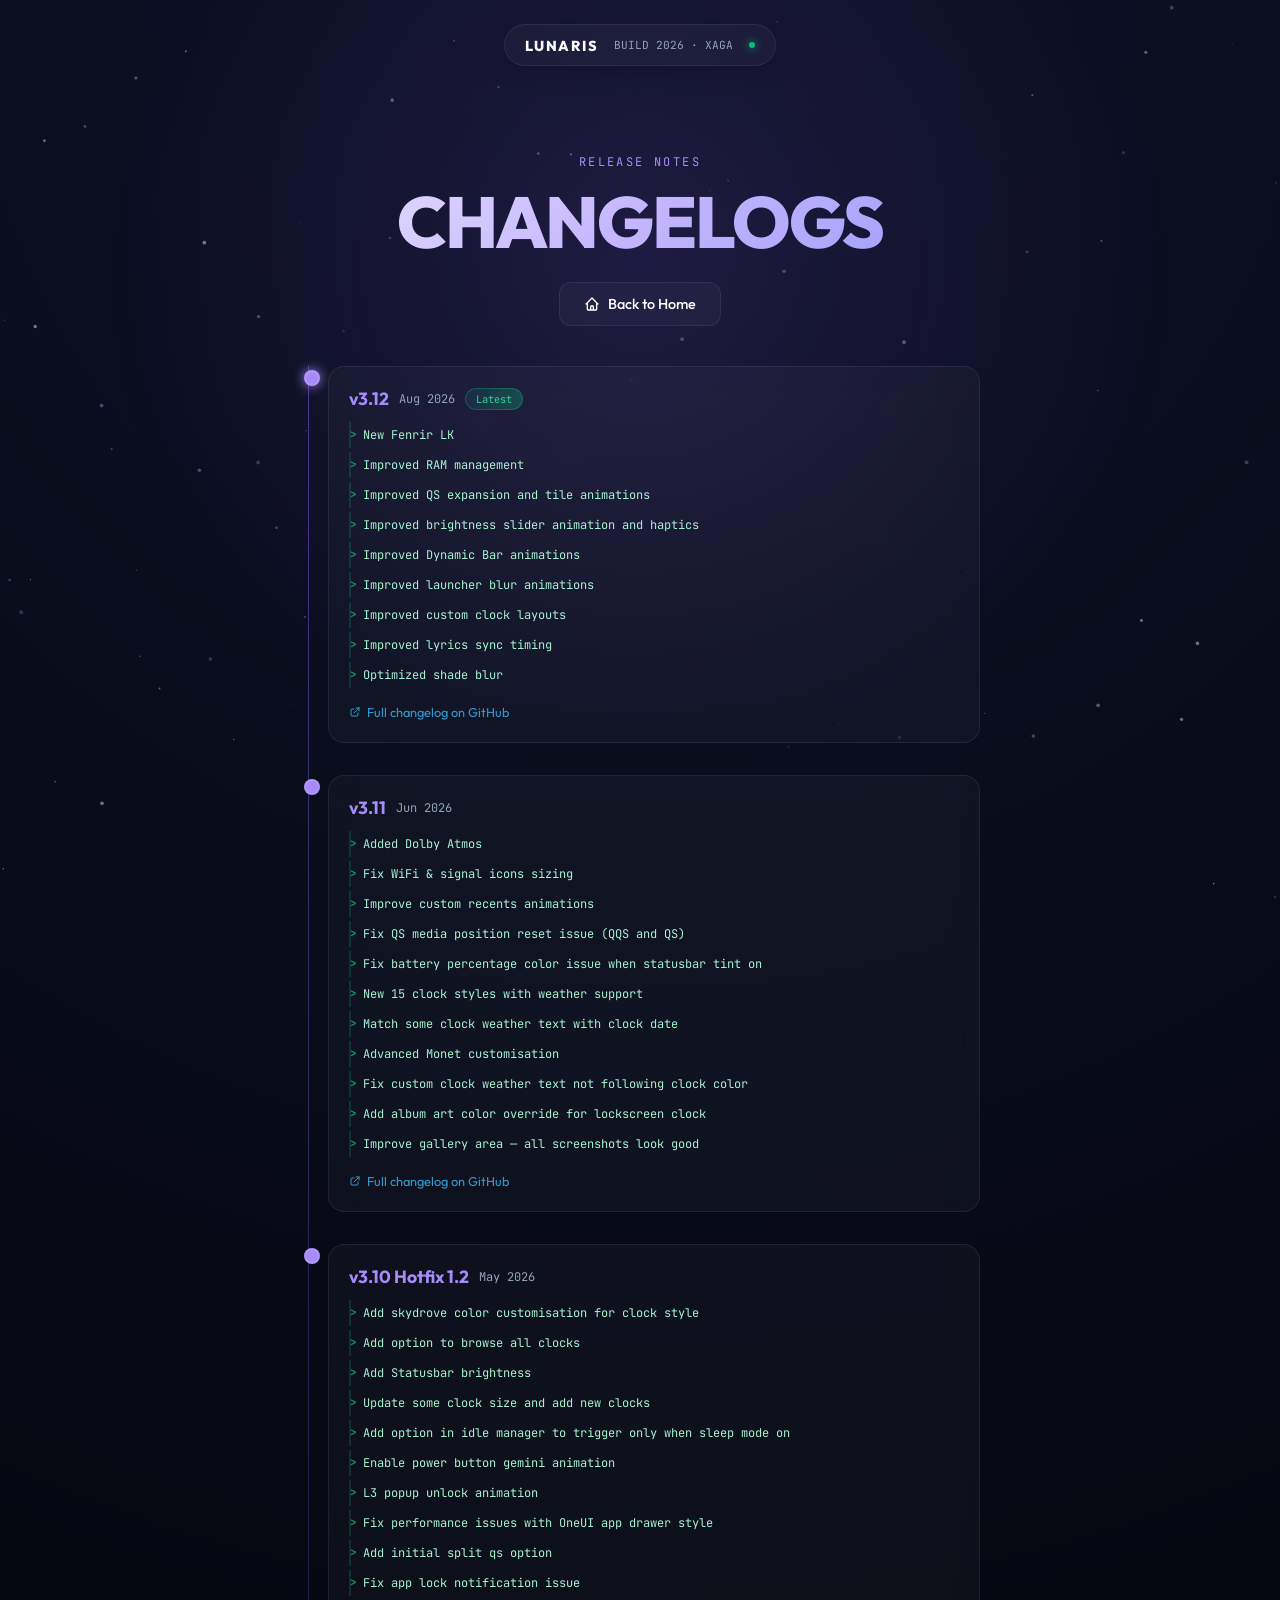
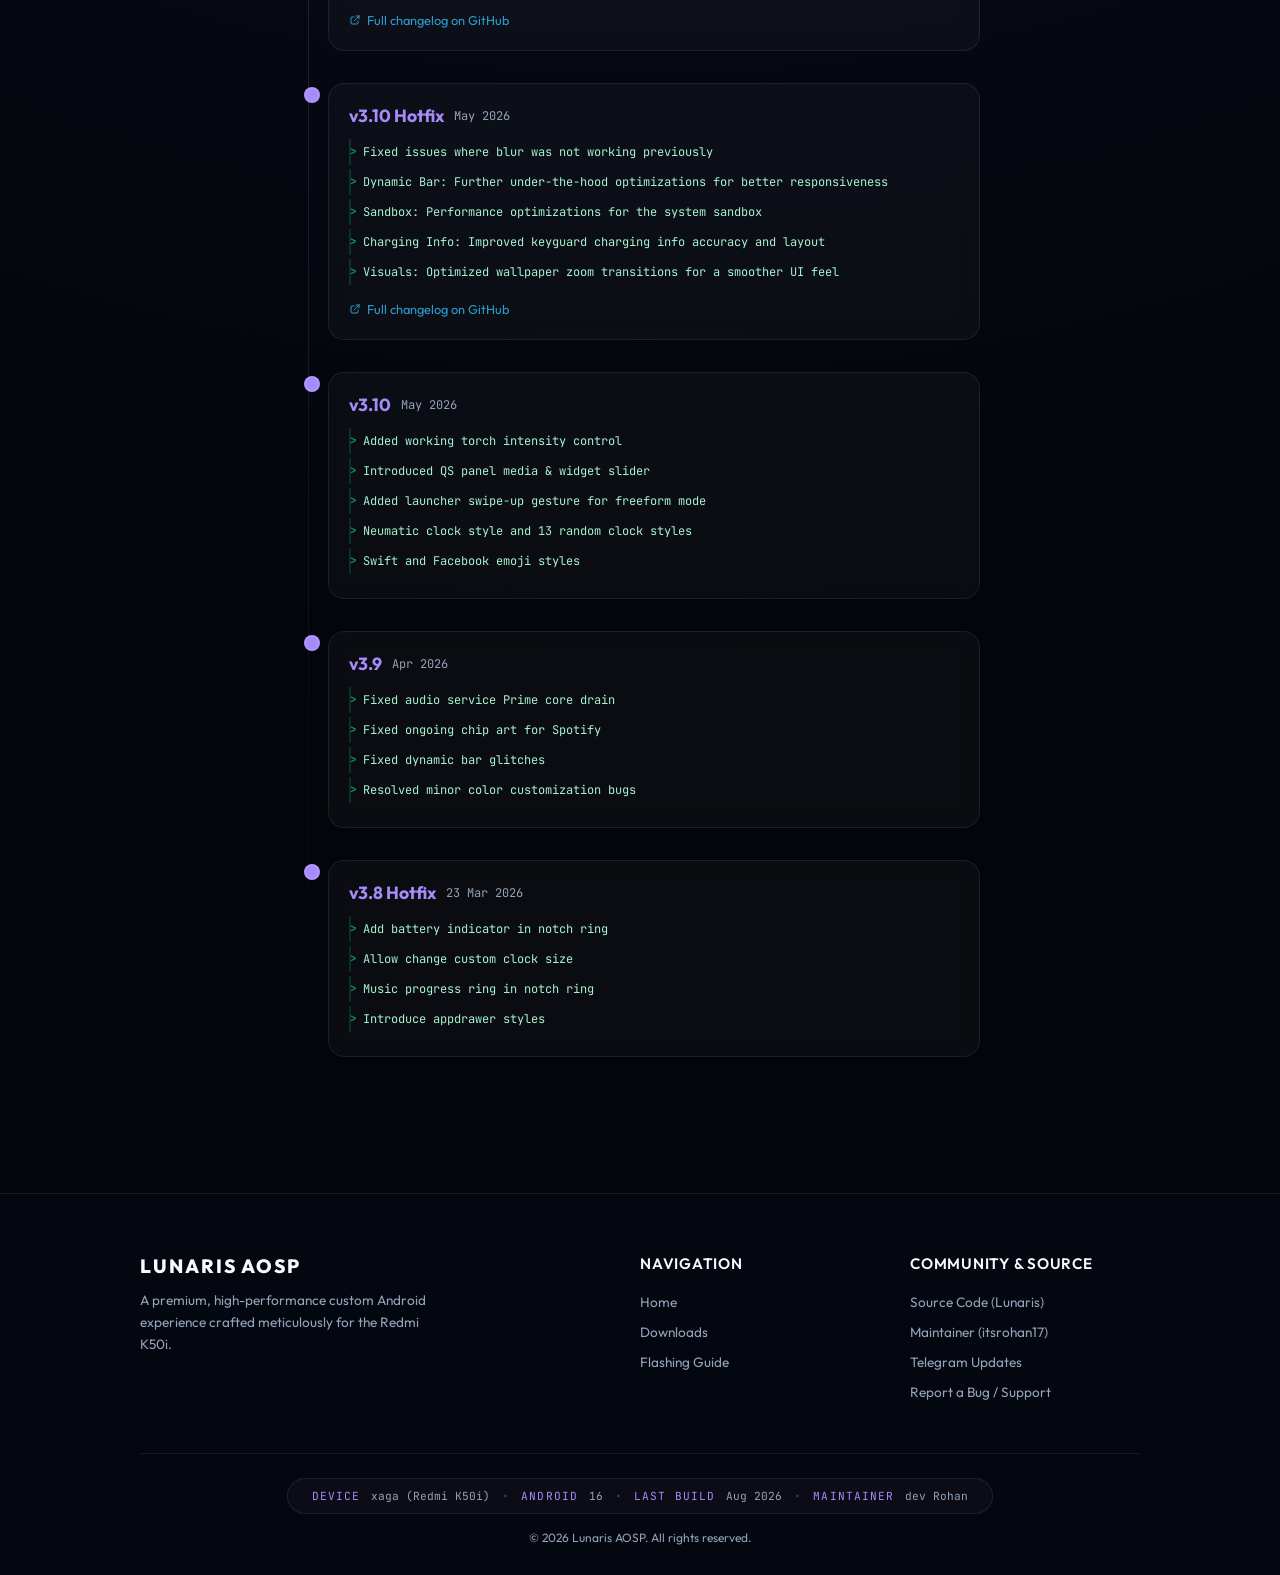
<file: changelog.html>
<!DOCTYPE html>
<html lang="en">
<head>
  <meta charset="UTF-8">
  <meta name="viewport" content="width=device-width, initial-scale=1.0, maximum-scale=5.0">
  <meta name="theme-color" content="#03050a">
  <title>Changelogs · Lunaris AOSP</title>

  <meta name="description" content="Detailed release notes and changelogs for Lunaris AOSP updates on Redmi K50i (xaga).">
  <meta name="keywords" content="Lunaris AOSP changelog, Redmi K50i updates, xaga release notes, Android 16 features">
  <meta name="author" content="dev Rohan (itsrohan17)">
  <link rel="canonical" href="https://itsrohan17.github.io/Lunaris-Aosp-Xaga-website/changelog.html">

  <!-- Open Graph -->
  <meta property="og:type" content="website">
  <meta property="og:url" content="https://itsrohan17.github.io/Lunaris-Aosp-Xaga-website/changelog.html">
  <meta property="og:title" content="Changelogs · Lunaris AOSP">
  <meta property="og:description" content="View release notes, bug fixes, and feature additions for all Lunaris AOSP builds for Redmi K50i.">
  <meta property="og:site_name" content="Lunaris AOSP">

  <!-- Twitter -->
  <meta name="twitter:card" content="summary_large_image">
  <meta name="twitter:title" content="Changelogs · Lunaris AOSP">
  <meta name="twitter:description" content="View release notes, bug fixes, and feature additions for all Lunaris AOSP builds for Redmi K50i.">

  <!-- Favicon -->
  <link rel="icon" type="image/svg+xml" href="data:image/svg+xml,<svg xmlns='http://www.w3.org/2000/svg' viewBox='0 0 100 100'><text y='.9em' font-size='90'>🌕</text></svg>">

  <link rel="preconnect" href="https://fonts.googleapis.com">
  <link rel="preconnect" href="https://fonts.gstatic.com" crossorigin>
  <link href="https://fonts.googleapis.com/css2?family=Outfit:wght@300;400;500;600;700;800&family=JetBrains+Mono:wght@400;500&display=swap" rel="stylesheet">
  
  <link rel="stylesheet" href="style.css">
  <link rel="stylesheet" href="perf.css">
  <link rel="stylesheet" href="transitions.css">

  <script src="perf.js"></script>
  <script src="stars.js" defer></script>
  <script src="transitions.js"></script>
  <script src="script.js" defer></script>

  <style>
    :root { --bg: #03050a; --bg-gradient: radial-gradient(circle at top, #0d1126 0%, #03050a 70%); --border: rgba(255, 255, 255, 0.06); --violet: #a78bfa; --accent: #8b5cf6; --sky: #38bdf8; --text: #f8fafc; --muted: #94a3b8; --glass: rgba(255, 255, 255, 0.03); --glass-border: rgba(255, 255, 255, 0.08); }
    * { margin: 0; padding: 0; box-sizing: border-box; -webkit-tap-highlight-color: transparent; }
    html { scroll-behavior: smooth; }
    body { font-family: 'Outfit', sans-serif; background: var(--bg); background-image: var(--bg-gradient); color: var(--text); overflow-x: hidden; -webkit-font-smoothing: antialiased; }
    .ambient-glow { position: fixed; top: -20vh; left: 50%; transform: translateX(-50%); width: 120vw; height: 100vh; background: radial-gradient(circle, rgba(139, 92, 246, 0.15) 0%, transparent 60%); z-index: 0; pointer-events: none; animation: nebulaBreathe 12s ease-in-out infinite alternate; will-change: transform; }
    @media (max-width: 768px) { .ambient-glow { animation: none; opacity: 0.8; } }
    @keyframes nebulaBreathe { 0% { transform: translateX(-50%) scale(1); opacity: 0.8; } 100% { transform: translateX(-48%) scale(1.05); opacity: 1; } }
    #pc { position: fixed; inset: 0; z-index: 0; pointer-events: none; opacity: 0.7; }
    .rev { opacity: 0; transform: translateY(20px); animation: fadeUp 0.8s cubic-bezier(0.16, 1, 0.3, 1) forwards; }
    @keyframes fadeUp { to { opacity: 1; transform: translateY(0); } }
    .d1 { animation-delay: 0.1s; } .d2 { animation-delay: 0.2s; } .d3 { animation-delay: 0.3s; }
    header { position: relative; z-index: 10; padding: 24px 16px 0; text-align: center; }
    .nav { display: inline-flex; justify-content: space-between; align-items: center; margin: 0 auto 48px; padding: 10px 20px; background: var(--glass); border: 1px solid var(--glass-border); border-radius: 100px; backdrop-filter: blur(16px); box-shadow: 0 4px 24px rgba(0,0,0,0.2); gap: 16px; animation: navGlow 6s ease-in-out infinite; }
    @keyframes navGlow { 0%, 100% { border-color: rgba(255,255,255,0.08); box-shadow: 0 4px 24px rgba(0,0,0,0.2); } 50% { border-color: rgba(139,92,246,0.2); box-shadow: 0 4px 30px rgba(139,92,246,0.1); } }
    .nav-logo { font-weight: 800; font-size: 0.9rem; letter-spacing: 0.1em; color: var(--text); }
    .nav-badge { font-family: 'JetBrains Mono', monospace; font-size: 0.7rem; color: var(--muted); }
    .nav-dot { width: 6px; height: 6px; border-radius: 50%; background: #10b981; box-shadow: 0 0 8px #10b981; }
    .hero-content { margin-top: 40px; }
    .eyebrow { font-family: 'JetBrains Mono', monospace; font-size: 0.75rem; letter-spacing: 0.2em; color: var(--violet); text-transform: uppercase; margin-bottom: 16px; }
    h1 { font-size: clamp(2.5rem, 8vw, 4.5rem); font-weight: 800; line-height: 1; letter-spacing: -0.03em; background: linear-gradient(135deg, #fff 0%, #c4b5fd 25%, #818cf8 50%, #c4b5fd 75%, #fff 100%); background-size: 200% 200%; -webkit-background-clip: text; background-clip: text; color: transparent; margin-bottom: 24px; animation: gradientShift 8s ease infinite; }
    @keyframes gradientShift { 0% { background-position: 0% 50%; } 50% { background-position: 100% 50%; } 100% { background-position: 0% 50%; } }
    .btns { display: flex; flex-wrap: wrap; gap: 12px; justify-content: center; margin-bottom: 40px; position: relative; z-index: 20; }
    .btn { position: relative; display: inline-flex; align-items: center; gap: 8px; padding: 12px 24px; font-weight: 500; font-size: 0.9rem; border-radius: 12px; text-decoration: none; color: #fff; border: 1px solid transparent; cursor: pointer; overflow: hidden; transition: all 0.3s cubic-bezier(0.25, 0.8, 0.25, 1); }
    .btn:hover { transform: translateY(-3px); }
    .btn:active { transform: translateY(1px); }
    .btn::after { content: ''; position: absolute; top: 0; left: -100%; width: 50%; height: 100%; background: linear-gradient(90deg, transparent, rgba(255,255,255,0.25), transparent); transform: skewX(-20deg); transition: 0.6s ease; }
    .btn:hover::after { left: 150%; }
    .bg { background: var(--glass); border-color: var(--glass-border); backdrop-filter: blur(10px); }
    .bg:hover { background: rgba(255,255,255,0.08); border-color: rgba(255,255,255,0.2); box-shadow: 0 8px 24px rgba(0,0,0,0.3); }
    .timeline-section { position: relative; z-index: 10; padding: 0 16px 64px; }
    .timeline { max-width: 680px; margin: 0 auto; position: relative; padding-left: 28px; }
    .timeline::before { content: ''; position: absolute; left: 8px; top: 0; bottom: 0; width: 1px; background: linear-gradient(to bottom, rgba(139,92,246,0.5), transparent); }
    .scroll-reveal { opacity: 0; transform: translateY(24px); transition: opacity 0.7s cubic-bezier(0.16,1,0.3,1), transform 0.7s cubic-bezier(0.16,1,0.3,1); }
    .scroll-reveal.active { opacity: 1; transform: translateY(0); }
    .tl-item { position: relative; margin-bottom: 32px; opacity: 0; transform: translateX(-20px); transition: opacity 0.6s cubic-bezier(0.16,1,0.3,1), transform 0.6s cubic-bezier(0.16,1,0.3,1); }
    .tl-item.visible { opacity: 1; transform: translateX(0); }
    .tl-dot { position: absolute; left: -24px; top: 4px; width: 16px; height: 16px; border-radius: 50%; background: var(--violet); border: 2px solid rgba(255,255,255,0.1); }
    .tl-dot.latest { box-shadow: 0 0 12px var(--violet); }
    .tl-card { background: var(--glass); border: 1px solid var(--glass-border); border-radius: 16px; padding: 20px; backdrop-filter: blur(12px); transition: border-color 0.4s, transform 0.4s cubic-bezier(0.16,1,0.3,1), box-shadow 0.4s; }
    .tl-item.visible .tl-card:hover { border-color: rgba(139,92,246,0.3); }
    .tl-item:first-child.visible .tl-card { animation: tlLatestGlow 4s ease-in-out infinite; }
    @keyframes tlLatestGlow {
      0%, 100% { border-color: rgba(139,92,246,0.15); box-shadow: 0 0 20px rgba(139,92,246,0.05); }
      50% { border-color: rgba(139,92,246,0.35); box-shadow: 0 0 30px rgba(139,92,246,0.12), 0 8px 32px rgba(139,92,246,0.08); }
    }
    .tl-header { display: flex; align-items: center; gap: 10px; margin-bottom: 12px; flex-wrap: wrap; }
    .tl-version { font-weight: 700; font-size: 1.1rem; color: var(--violet); }
    .tl-date { font-family: 'JetBrains Mono', monospace; font-size: 0.75rem; color: var(--muted); }
    .tl-badge { font-size: 0.65rem; padding: 3px 10px; border-radius: 20px; font-family: 'JetBrains Mono', monospace; }
    .tl-badge.latest { background: rgba(16,185,129,0.15); border: 1px solid rgba(16,185,129,0.3); color: #34d399; }
    .tl-changes { list-style: none; padding: 0; }
    .tl-changes li { font-family: 'JetBrains Mono', monospace; font-size: 0.75rem; color: #a7f3d0; padding: 4px 0 4px 12px; position: relative; line-height: 1.5; border-left: 2px solid rgba(16,185,129,0.2); margin-bottom: 4px; }
    .tl-changes li::before { content: '>'; position: absolute; left: -1px; color: rgba(16,185,129,0.8); font-weight: 700; font-size: 0.7rem; }
    .tl-link { display: inline-flex; align-items: center; gap: 6px; margin-top: 12px; font-size: 0.8rem; color: var(--sky); text-decoration: none; opacity: 0.8; transition: opacity 0.25s, transform 0.25s; }
    .tl-link:hover { opacity: 1; transform: translateX(4px); }
    .premium-footer { position: relative; z-index: 10; background: rgba(5, 8, 20, 0.6); border-top: 1px solid var(--glass-border); padding: 60px 20px 30px; margin-top: 40px; }
    .footer-grid { display: grid; grid-template-columns: 2fr 1fr 1fr; gap: 40px; max-width: 1000px; margin: 0 auto 40px; }
    @media (max-width: 768px) { .footer-grid { grid-template-columns: 1fr; text-align: center; } }
    .footer-col h4 { font-weight: 600; font-size: 0.95rem; color: var(--text); margin-bottom: 20px; letter-spacing: 0.05em; text-transform: uppercase; }
    .footer-col a { display: block; color: var(--muted); text-decoration: none; font-size: 0.85rem; margin-bottom: 12px; transition: color 0.2s, padding-left 0.2s; }
    .footer-col a:hover { color: var(--violet); padding-left: 5px; }
    .brand-col .footer-logo { font-weight: 800; font-size: 1.2rem; letter-spacing: 0.1em; color: var(--text); display: block; margin-bottom: 12px; }
    .brand-col .footer-desc { color: var(--muted); font-size: 0.85rem; line-height: 1.6; max-width: 300px; }
    @media (max-width: 768px) { .brand-col .footer-desc { margin: 0 auto; } }
    .footer-bottom { max-width: 1000px; margin: 0 auto; border-top: 1px solid var(--glass-border); padding-top: 24px; display: flex; flex-direction: column; align-items: center; gap: 16px; }
    .device-info { display: flex; flex-wrap: wrap; justify-content: center; gap: 12px; font-family: 'JetBrains Mono', monospace; font-size: 0.7rem; color: var(--muted); background: var(--glass); padding: 10px 24px; border-radius: 30px; border: 1px solid var(--glass-border); }
    .info-label { color: var(--violet); text-transform: uppercase; letter-spacing: 0.1em; margin-right: 4px; }
    .dot-sep { color: rgba(255,255,255,0.2); }
    .copyright { font-size: 0.75rem; color: var(--muted); }
    ::-webkit-scrollbar { width: 8px; } ::-webkit-scrollbar-track { background: var(--bg); } ::-webkit-scrollbar-thumb { background: rgba(139,92,246,0.5); border-radius: 10px; } ::-webkit-scrollbar-thumb:hover { background: rgba(139,92,246,0.8); }
    /* === ANIMATIONS === */
    @keyframes timelineGlow {
      0%, 100% { background: linear-gradient(to bottom, rgba(139,92,246,0.5), transparent); }
      50% { background: linear-gradient(to bottom, rgba(139,92,246,0.9), rgba(139,92,246,0.2), transparent); }
    }
    .timeline::before { animation: timelineGlow 4s ease-in-out infinite; }

    @keyframes dotPulseTimeline {
      0%, 100% { box-shadow: 0 0 12px var(--violet); transform: scale(1); }
      50% { box-shadow: 0 0 20px var(--violet), 0 0 30px rgba(139,92,246,0.3); transform: scale(1.2); }
    }
    .tl-dot.latest { animation: dotPulseTimeline 2.5s ease-in-out infinite; }

    .tl-item.visible .tl-card:hover { transform: translateY(-3px); box-shadow: 0 10px 30px rgba(139,92,246,0.1); }

    @keyframes badgeShimmer {
      0% { background-position: -200% center; }
      100% { background-position: 200% center; }
    }
    .tl-badge.latest { background: linear-gradient(90deg, rgba(16,185,129,0.1) 0%, rgba(16,185,129,0.3) 50%, rgba(16,185,129,0.1) 100%); background-size: 200% 100%; animation: badgeShimmer 3s ease-in-out infinite; }

    .tl-changes li { opacity: 0; transform: translateX(-8px); transition: opacity 0.3s, transform 0.3s; }
    .tl-item.visible .tl-changes li { opacity: 1; transform: translateX(0); }
    .tl-item.visible .tl-changes li:nth-child(1) { transition-delay: 0.05s; }
    .tl-item.visible .tl-changes li:nth-child(2) { transition-delay: 0.1s; }
    .tl-item.visible .tl-changes li:nth-child(3) { transition-delay: 0.15s; }
    .tl-item.visible .tl-changes li:nth-child(4) { transition-delay: 0.2s; }
    .tl-item.visible .tl-changes li:nth-child(5) { transition-delay: 0.25s; }
    .tl-item.visible .tl-changes li:nth-child(6) { transition-delay: 0.3s; }
    .tl-item.visible .tl-changes li:nth-child(7) { transition-delay: 0.35s; }
    .tl-item.visible .tl-changes li:nth-child(8) { transition-delay: 0.4s; }
    .tl-item.visible .tl-changes li:nth-child(9) { transition-delay: 0.45s; }
    .tl-item.visible .tl-changes li:nth-child(10) { transition-delay: 0.5s; }
    .tl-item.visible .tl-changes li:nth-child(11) { transition-delay: 0.55s; }
    .tl-item.visible .tl-changes li:nth-child(12) { transition-delay: 0.6s; }
    @keyframes dotPulse {
      0%, 100% { box-shadow: 0 0 8px #10b981; }
      50% { box-shadow: 0 0 16px #10b981, 0 0 24px rgba(16,185,129,0.3); }
    }
    .nav-dot { animation: dotPulse 2s ease-in-out infinite; }

    .tl-version { transition: color 0.3s; }
    .tl-card:hover .tl-version { background: linear-gradient(135deg, var(--violet), #818cf8); -webkit-background-clip: text; background-clip: text; color: transparent; }

    .footer-col a { position: relative; }
    .footer-col a::before { content: '\2192'; position: absolute; left: -15px; opacity: 0; transform: translateX(-5px); transition: opacity 0.2s, transform 0.2s; color: var(--violet); }
    .footer-col a:hover::before { opacity: 1; transform: translateX(0); }

    @media (prefers-reduced-motion: reduce) {
      *, *::before, *::after { animation-duration: 0.01ms !important; animation-iteration-count: 1 !important; transition-duration: 0.01ms !important; }
    }
  </style>

</head>
<body>

  <canvas id="pc"></canvas>
  <div class="ambient-glow" id="nebula"></div>

  <header>
    <nav class="nav scroll-reveal">
      <a href="index.html" style="text-decoration:none;"><span class="nav-logo">LUNARIS</span></a>
      <span class="nav-badge">BUILD 2026 · XAGA</span>
      <div class="nav-dot"></div>
    </nav>
    <div class="hero-content">
      <p class="eyebrow rev d1">Release Notes</p>
      <div class="title-wrap rev d2">
        <h1>CHANGELOGS</h1>
      </div>
      <div class="btns rev d3">
        <a href="index.html" class="btn bg">
          <svg width="16" height="16" fill="none" stroke="currentColor" viewBox="0 0 24 24"><path stroke-linecap="round" stroke-linejoin="round" stroke-width="2" d="M3 12l2-2m0 0l7-7 7 7M5 10v10a1 1 0 001 1h3m10-11l2 2m-2-2v10a1 1 0 01-1 1h-3m-6 0a1 1 0 001-1v-4a1 1 0 011-1h2a1 1 0 011 1v4a1 1 0 001 1m-6 0h6"/></svg>
          Back to Home
        </a>
      </div>
    </div>
  </header>

  <section class="timeline-section scroll-reveal" id="changelog-section">
    <div class="timeline">
      
      <!-- v3.12 Entry -->
      <div class="tl-item">
        <div class="tl-dot latest"></div>
        <div class="tl-card">
          <div class="tl-header">
            <span class="tl-version">v3.12</span>
            <span class="tl-date">Aug 2026</span>
            <span class="tl-badge latest">Latest</span>
          </div>
          <ul class="tl-changes">
            <li>New Fenrir LK</li>
            <li>Improved RAM management</li>
            <li>Improved QS expansion and tile animations</li>
            <li>Improved brightness slider animation and haptics</li>
            <li>Improved Dynamic Bar animations</li>
            <li>Improved launcher blur animations</li>
            <li>Improved custom clock layouts</li>
            <li>Improved lyrics sync timing</li>
            <li>Optimized shade blur</li>
          </ul>
          <a href="https://github.com/itsrohan17/Lunaris-Aosp-xaga/blob/main/CHANGELOG.md" target="_blank" class="tl-link">
            <svg width="12" height="12" fill="none" stroke="currentColor" viewBox="0 0 24 24"><path stroke-linecap="round" stroke-linejoin="round" stroke-width="2" d="M10 6H6a2 2 0 00-2 2v10a2 2 0 002 2h10a2 2 0 002-2v-4M14 4h6m0 0v6m0-6L10 14"/></svg>
            Full changelog on GitHub
          </a>
        </div>
      </div>

      <!-- v3.11 Entry -->
      <div class="tl-item">
        <div class="tl-dot"></div>
        <div class="tl-card">
          <div class="tl-header">
            <span class="tl-version">v3.11</span>
            <span class="tl-date">Jun 2026</span>
          </div>
          <ul class="tl-changes">
            <li>Added Dolby Atmos</li>
            <li>Fix WiFi & signal icons sizing</li>
            <li>Improve custom recents animations</li>
            <li>Fix QS media position reset issue (QQS and QS)</li>
            <li>Fix battery percentage color issue when statusbar tint on</li>
            <li>New 15 clock styles with weather support</li>
            <li>Match some clock weather text with clock date</li>
            <li>Advanced Monet customisation</li>
            <li>Fix custom clock weather text not following clock color</li>
            <li>Add album art color override for lockscreen clock</li>
            <li>Improve gallery area — all screenshots look good</li>
          </ul>
          <a href="https://github.com/itsrohan17/Lunaris-Aosp-xaga/blob/main/CHANGELOG.md" target="_blank" class="tl-link">
            <svg width="12" height="12" fill="none" stroke="currentColor" viewBox="0 0 24 24"><path stroke-linecap="round" stroke-linejoin="round" stroke-width="2" d="M10 6H6a2 2 0 00-2 2v10a2 2 0 002 2h10a2 2 0 002-2v-4M14 4h6m0 0v6m0-6L10 14"/></svg>
            Full changelog on GitHub
          </a>
        </div>
      </div>

      <!-- v3.10 Hotfix 1.2 Entry -->
      <div class="tl-item">
        <div class="tl-dot"></div>
        <div class="tl-card">
          <div class="tl-header">
            <span class="tl-version">v3.10 Hotfix 1.2</span>
            <span class="tl-date">May 2026</span>
          </div>
          <ul class="tl-changes">
            <li>Add skydrove color customisation for clock style</li>
            <li>Add option to browse all clocks</li>
            <li>Add Statusbar brightness</li>
            <li>Update some clock size and add new clocks</li>
            <li>Add option in idle manager to trigger only when sleep mode on</li>
            <li>Enable power button gemini animation</li>
            <li>L3 popup unlock animation</li>
            <li>Fix performance issues with OneUI app drawer style</li>
            <li>Add initial split qs option</li>
            <li>Fix app lock notification issue</li>
          </ul>
          <a href="https://github.com/itsrohan17/Lunaris-Aosp-xaga/blob/main/CHANGELOG.md" target="_blank" class="tl-link">
            <svg width="12" height="12" fill="none" stroke="currentColor" viewBox="0 0 24 24"><path stroke-linecap="round" stroke-linejoin="round" stroke-width="2" d="M10 6H6a2 2 0 00-2 2v10a2 2 0 002 2h10a2 2 0 002-2v-4M14 4h6m0 0v6m0-6L10 14"/></svg>
            Full changelog on GitHub
          </a>
        </div>
      </div>

      <!-- v3.10 Hotfix Entry -->
      <div class="tl-item">
        <div class="tl-dot"></div>
        <div class="tl-card">
          <div class="tl-header">
            <span class="tl-version">v3.10 Hotfix</span>
            <span class="tl-date">May 2026</span>
          </div>
          <ul class="tl-changes">
            <li>Fixed issues where blur was not working previously</li>
            <li>Dynamic Bar: Further under-the-hood optimizations for better responsiveness</li>
            <li>Sandbox: Performance optimizations for the system sandbox</li>
            <li>Charging Info: Improved keyguard charging info accuracy and layout</li>
            <li>Visuals: Optimized wallpaper zoom transitions for a smoother UI feel</li>
          </ul>
          <a href="https://github.com/itsrohan17/Lunaris-Aosp-xaga/blob/main/CHANGELOG.md" target="_blank" class="tl-link">
            <svg width="12" height="12" fill="none" stroke="currentColor" viewBox="0 0 24 24"><path stroke-linecap="round" stroke-linejoin="round" stroke-width="2" d="M10 6H6a2 2 0 00-2 2v10a2 2 0 002 2h10a2 2 0 002-2v-4M14 4h6m0 0v6m0-6L10 14"/></svg>
            Full changelog on GitHub
          </a>
        </div>
      </div>

      <!-- v3.10 -->
      <div class="tl-item">
        <div class="tl-dot"></div>
        <div class="tl-card">
          <div class="tl-header">
            <span class="tl-version">v3.10</span>
            <span class="tl-date">May 2026</span>
          </div>
          <ul class="tl-changes">
            <li>Added working torch intensity control</li>
            <li>Introduced QS panel media & widget slider</li>
            <li>Added launcher swipe-up gesture for freeform mode</li>
            <li>Neumatic clock style and 13 random clock styles</li>
            <li>Swift and Facebook emoji styles</li>
          </ul>
        </div>
      </div>

      <!-- v3.9 -->
      <div class="tl-item">
        <div class="tl-dot"></div>
        <div class="tl-card">
          <div class="tl-header">
            <span class="tl-version">v3.9</span>
            <span class="tl-date">Apr 2026</span>
          </div>
          <ul class="tl-changes">
            <li>Fixed audio service Prime core drain</li>
            <li>Fixed ongoing chip art for Spotify</li>
            <li>Fixed dynamic bar glitches</li>
            <li>Resolved minor color customization bugs</li>
          </ul>
        </div>
      </div>

      <!-- v3.8 Hotfix -->
      <div class="tl-item">
        <div class="tl-dot"></div>
        <div class="tl-card">
          <div class="tl-header">
            <span class="tl-version">v3.8 Hotfix</span>
            <span class="tl-date">23 Mar 2026</span>
          </div>
          <ul class="tl-changes">
            <li>Add battery indicator in notch ring</li>
            <li>Allow change custom clock size</li>
            <li>Music progress ring in notch ring</li>
            <li>Introduce appdrawer styles</li>
          </ul>
        </div>
      </div>

    </div>
  </section>

  <footer class="premium-footer scroll-reveal">
    <div class="footer-grid">
      <div class="footer-col brand-col">
        <span class="footer-logo">LUNARIS AOSP</span>
        <p class="footer-desc">A premium, high-performance custom Android experience crafted meticulously for the Redmi K50i.</p>
      </div>
      <div class="footer-col">
        <h4>Navigation</h4>
        <a href="index.html">Home</a>
        <a href="downloads.html">Downloads</a>
        <a href="guide.html">Flashing Guide</a>
      </div>
      <div class="footer-col">
        <h4>Community & Source</h4>
        <a href="https://github.com/Lunaris-AOSP" target="_blank">Source Code (Lunaris)</a>
        <a href="https://github.com/itsrohan17" target="_blank">Maintainer (itsrohan17)</a>
        <a href="https://t.me/screenshotsxaga" target="_blank">Telegram Updates</a>
        <a href="https://t.me/XAGASupport" target="_blank">Report a Bug / Support</a>
      </div>
    </div>
    <div class="footer-bottom">
      <div class="device-info">
        <span><span class="info-label">Device</span> xaga (Redmi K50i)</span>
        <span class="dot-sep">•</span>
        <span><span class="info-label">Android</span> 16</span>
        <span class="dot-sep">•</span>
        <span><span class="info-label">Last Build</span> Aug 2026</span>
        <span class="dot-sep">•</span>
        <span><span class="info-label">Maintainer</span> dev Rohan</span>
      </div>
      <p class="copyright">© 2026 Lunaris AOSP. All rights reserved.</p>
    </div>
  </footer>

  <script>
    (function () {
      const isMobile = window.LUNARIS_IS_MOBILE ?? matchMedia('(max-width:767px)').matches;
    })();
  </script>
</body>
</html>
</file>
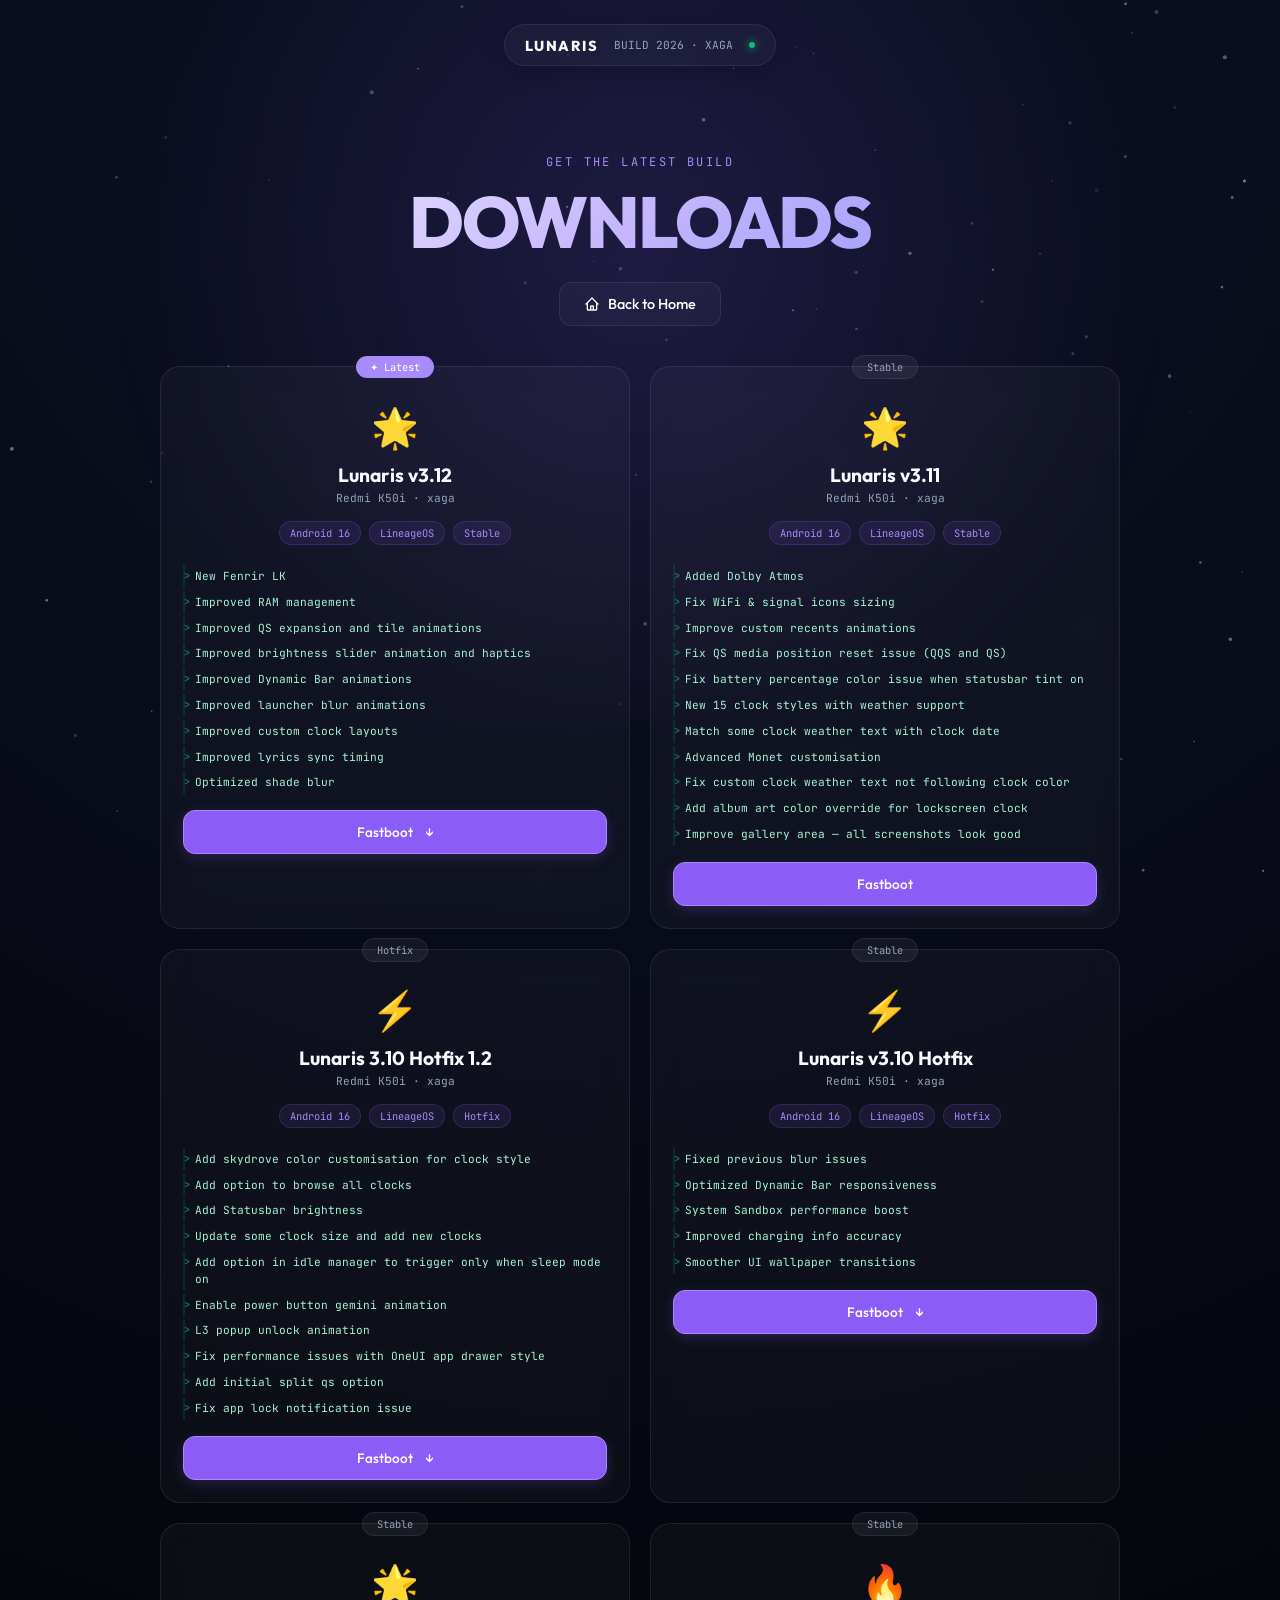
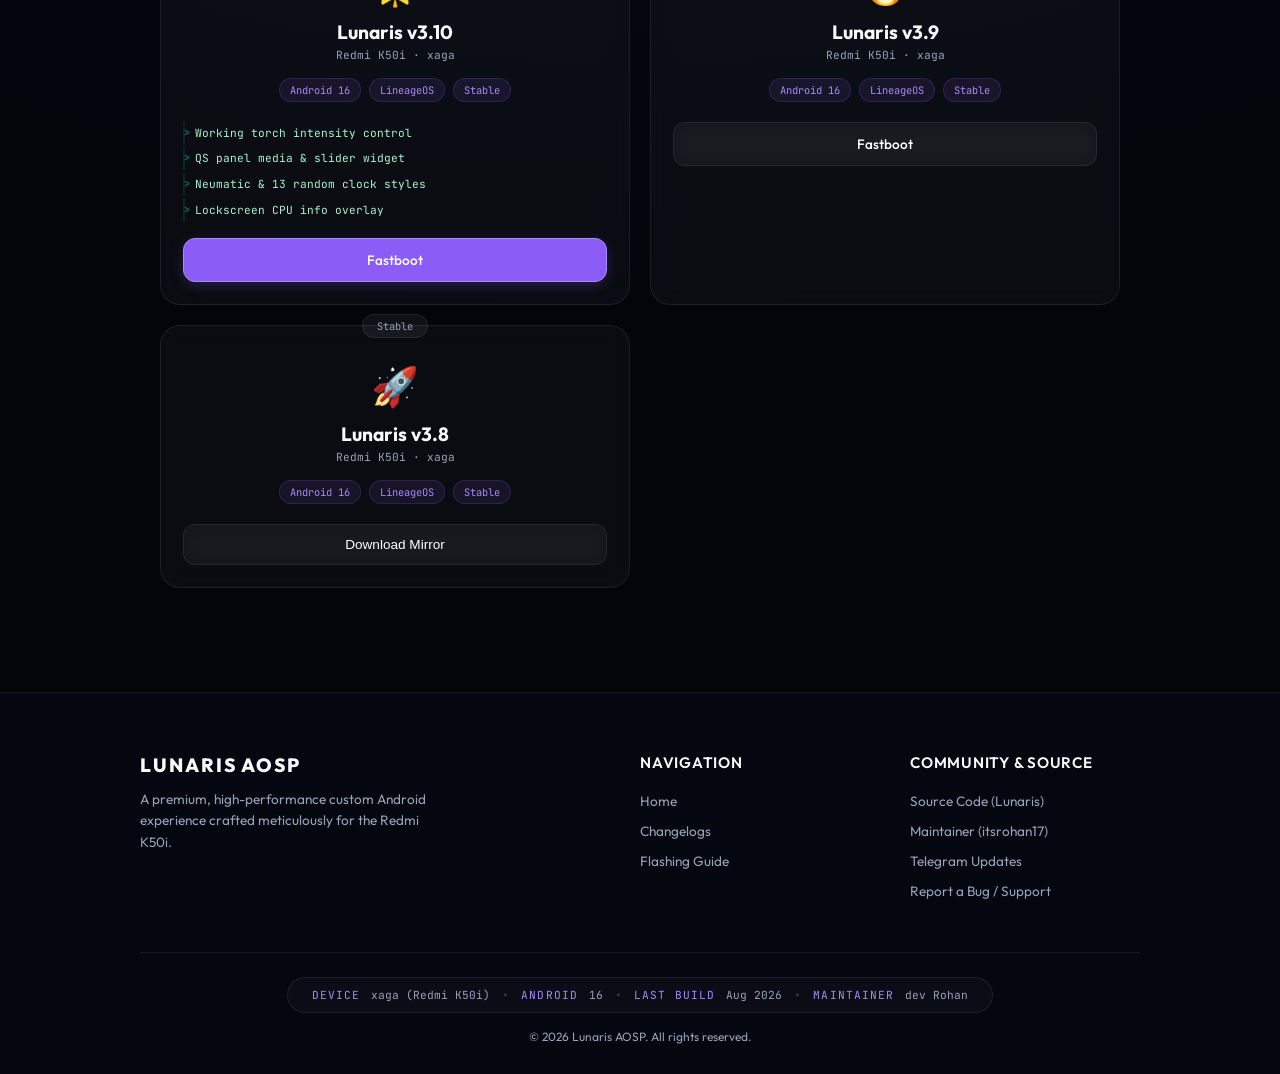
<file: downloads.html>
<!DOCTYPE html>
<html lang="en">
<head>
  <meta charset="UTF-8">
  <meta name="viewport" content="width=device-width, initial-scale=1.0, maximum-scale=5.0">
  <meta name="theme-color" content="#03050a">
  <title>Downloads · Lunaris AOSP</title>

  <meta name="description" content="Download official builds for Lunaris AOSP on Redmi K50i (xaga). Android 16 based.">
  <meta name="keywords" content="Lunaris AOSP downloads, Redmi K50i ROM download, xaga Fastboot ROM">
  <meta name="author" content="dev Rohan (itsrohan17)">
  <link rel="canonical" href="https://itsrohan17.github.io/Lunaris-Aosp-Xaga-website/downloads.html">

  <!-- Open Graph -->
  <meta property="og:type" content="website">
  <meta property="og:url" content="https://itsrohan17.github.io/Lunaris-Aosp-Xaga-website/downloads.html">
  <meta property="og:title" content="Downloads · Lunaris AOSP">
  <meta property="og:description" content="Download official Fastboot ROMs for Redmi K50i (xaga).">
  <meta property="og:site_name" content="Lunaris AOSP">

  <!-- Twitter -->
  <meta name="twitter:card" content="summary_large_image">
  <meta name="twitter:title" content="Downloads · Lunaris AOSP">
  <meta name="twitter:description" content="Download official Fastboot ROMs for Redmi K50i (xaga).">

  <!-- Favicon -->
  <link rel="icon" type="image/svg+xml" href="data:image/svg+xml,<svg xmlns='http://www.w3.org/2000/svg' viewBox='0 0 100 100'><text y='.9em' font-size='90'>🌕</text></svg>">

  <link rel="preconnect" href="https://fonts.googleapis.com">
  <link rel="preconnect" href="https://fonts.gstatic.com" crossorigin>
  <link href="https://fonts.googleapis.com/css2?family=Outfit:wght@300;400;500;600;700;800&family=JetBrains+Mono:wght@400;500&display=swap" rel="stylesheet">
  
  <link rel="stylesheet" href="style.css">
  <link rel="stylesheet" href="perf.css">
  <link rel="stylesheet" href="transitions.css">

  <script src="perf.js"></script>
  <script src="stars.js" defer></script>
  <script src="transitions.js"></script>
  <script src="script.js" defer></script>

  <style>
    :root { --bg: #03050a; --bg-gradient: radial-gradient(circle at top, #0d1126 0%, #03050a 70%); --border: rgba(255, 255, 255, 0.06); --violet: #a78bfa; --accent: #8b5cf6; --sky: #38bdf8; --text: #f8fafc; --muted: #94a3b8; --glass: rgba(255, 255, 255, 0.03); --glass-border: rgba(255, 255, 255, 0.08); }
    * { margin: 0; padding: 0; box-sizing: border-box; -webkit-tap-highlight-color: transparent; }
    html { scroll-behavior: smooth; }
    body { font-family: 'Outfit', sans-serif; background: var(--bg); background-image: var(--bg-gradient); color: var(--text); overflow-x: hidden; -webkit-font-smoothing: antialiased; }
    .ambient-glow { position: fixed; top: -20vh; left: 50%; transform: translateX(-50%); width: 120vw; height: 100vh; background: radial-gradient(circle, rgba(139, 92, 246, 0.15) 0%, transparent 60%); z-index: 0; pointer-events: none; animation: nebulaBreathe 12s ease-in-out infinite alternate; will-change: transform; }
    @media (max-width: 768px) { .ambient-glow { animation: none; opacity: 0.8; } }
    @keyframes nebulaBreathe { 0% { transform: translateX(-50%) scale(1); opacity: 0.8; } 100% { transform: translateX(-48%) scale(1.05); opacity: 1; } }
    #pc { position: fixed; inset: 0; z-index: 0; pointer-events: none; opacity: 0.7; }
    .rev { opacity: 0; transform: translateY(20px); animation: fadeUp 0.8s cubic-bezier(0.16, 1, 0.3, 1) forwards; }
    @keyframes fadeUp { to { opacity: 1; transform: translateY(0); } }
    .d1 { animation-delay: 0.1s; } .d2 { animation-delay: 0.2s; } .d3 { animation-delay: 0.3s; }
    header { position: relative; z-index: 10; padding: 24px 16px 0; text-align: center; }
    .nav { display: inline-flex; justify-content: space-between; align-items: center; margin: 0 auto 48px; padding: 10px 20px; background: var(--glass); border: 1px solid var(--glass-border); border-radius: 100px; backdrop-filter: blur(16px); box-shadow: 0 4px 24px rgba(0,0,0,0.2); gap: 16px; animation: navGlow 6s ease-in-out infinite; }
    @keyframes navGlow { 0%, 100% { border-color: rgba(255,255,255,0.08); box-shadow: 0 4px 24px rgba(0,0,0,0.2); } 50% { border-color: rgba(139,92,246,0.2); box-shadow: 0 4px 30px rgba(139,92,246,0.1); } }
    .nav-logo { font-weight: 800; font-size: 0.9rem; letter-spacing: 0.1em; color: var(--text); }
    .nav-badge { font-family: 'JetBrains Mono', monospace; font-size: 0.7rem; color: var(--muted); }
    .nav-dot { width: 6px; height: 6px; border-radius: 50%; background: #10b981; box-shadow: 0 0 8px #10b981; }
    .hero-content { margin-top: 40px; }
    .eyebrow { font-family: 'JetBrains Mono', monospace; font-size: 0.75rem; letter-spacing: 0.2em; color: var(--violet); text-transform: uppercase; margin-bottom: 16px; }
    h1 { font-size: clamp(2.5rem, 8vw, 4.5rem); font-weight: 800; line-height: 1; letter-spacing: -0.03em; background: linear-gradient(135deg, #fff 0%, #c4b5fd 25%, #818cf8 50%, #c4b5fd 75%, #fff 100%); background-size: 200% 200%; -webkit-background-clip: text; background-clip: text; color: transparent; margin-bottom: 24px; animation: gradientShift 8s ease infinite; }
    @keyframes gradientShift { 0% { background-position: 0% 50%; } 50% { background-position: 100% 50%; } 100% { background-position: 0% 50%; } }
    .btns { display: flex; flex-wrap: wrap; gap: 12px; justify-content: center; margin-bottom: 40px; position: relative; z-index: 20; }
    .btn { position: relative; display: inline-flex; align-items: center; gap: 8px; padding: 12px 24px; font-weight: 500; font-size: 0.9rem; border-radius: 12px; text-decoration: none; color: #fff; border: 1px solid transparent; cursor: pointer; overflow: hidden; transition: all 0.3s cubic-bezier(0.25, 0.8, 0.25, 1); }
    .btn:hover { transform: translateY(-3px); }
    .btn:active { transform: translateY(1px); }
    .btn::after { content: ''; position: absolute; top: 0; left: -100%; width: 50%; height: 100%; background: linear-gradient(90deg, transparent, rgba(255,255,255,0.25), transparent); transform: skewX(-20deg); transition: 0.6s ease; }
    .btn:hover::after { left: 150%; }
    .bp { background: #8b5cf6; border-color: #a78bfa; box-shadow: 0 4px 14px rgba(139,92,246,0.2); }
    .bp:hover { box-shadow: 0 8px 24px rgba(139,92,246,0.6); border-color: #ddd6fe; }
    .bg { background: var(--glass); border-color: var(--glass-border); backdrop-filter: blur(10px); }
    .bg:hover { background: rgba(255,255,255,0.08); border-color: rgba(255,255,255,0.2); box-shadow: 0 8px 24px rgba(0,0,0,0.3); }
    .dl-section { position: relative; z-index: 10; padding: 0 16px 64px; }
    .dl-grid-3 { display: grid; grid-template-columns: repeat(2, 1fr); gap: 20px; max-width: 960px; margin: 0 auto; }
    @media (max-width: 720px) { .dl-grid-3 { grid-template-columns: 1fr; } }
    .dl-card { position: relative; background: var(--glass); border: 1px solid var(--glass-border); border-radius: 20px; padding: 28px 22px 22px; text-align: center; backdrop-filter: blur(12px); transition: transform 0.4s cubic-bezier(0.16,1,0.3,1), border-color 0.4s, box-shadow 0.4s; }
    .dl-card:hover { transform: translateY(-4px); border-color: rgba(139,92,246,0.3); box-shadow: 0 10px 30px rgba(139,92,246,0.1); }
    .scroll-reveal { opacity: 0; transform: translateY(24px); transition: opacity 0.7s cubic-bezier(0.16,1,0.3,1), transform 0.7s cubic-bezier(0.16,1,0.3,1); }
    .scroll-reveal.active { opacity: 1; transform: translateY(0); }
    .dl-badge-wrap { position: absolute; top: -12px; left: 50%; transform: translateX(-50%); }
    .dl-ver-badge { font-family: 'JetBrains Mono', monospace; font-size: 0.65rem; padding: 4px 14px; border-radius: 20px; white-space: nowrap; }
    .dl-ver-badge.new { background: var(--violet); color: #fff; }
    .dl-ver-badge.stable { background: rgba(255,255,255,0.05); border: 1px solid var(--glass-border); color: var(--muted); }
    .dl-icon { font-size: 2.4rem; margin: 8px 0 12px; display: block; }
    .dl-ver { font-weight: 700; font-size: 1.2rem; color: var(--text); margin-bottom: 4px; }
    .dl-device { font-family: 'JetBrains Mono', monospace; font-size: 0.7rem; color: var(--muted); margin-bottom: 16px; }
    .dl-tags { list-style: none; display: flex; flex-wrap: wrap; gap: 8px; justify-content: center; margin-bottom: 20px; padding: 0; }
    .dl-tags li { font-family: 'JetBrains Mono', monospace; font-size: 0.65rem; color: var(--violet); background: rgba(139,92,246,0.1); border: 1px solid rgba(139,92,246,0.2); padding: 4px 10px; border-radius: 20px; transition: transform 0.25s, background 0.25s, border-color 0.25s; }
    .dl-card:hover .dl-tags li { transform: translateY(-2px); }
    .dl-card:hover .dl-tags li:nth-child(1) { transition-delay: 0s; }
    .dl-card:hover .dl-tags li:nth-child(2) { transition-delay: 0.04s; }
    .dl-card:hover .dl-tags li:nth-child(3) { transition-delay: 0.08s; }
    .dl-changelog { list-style: none; padding: 0; margin-bottom: 16px; text-align: left; }
    .dl-changelog li { font-family: 'JetBrains Mono', monospace; font-size: 0.7rem; color: #a7f3d0; padding: 3px 0 3px 10px; position: relative; line-height: 1.5; border-left: 2px solid rgba(16,185,129,0.15); margin-bottom: 3px; }
    .dl-changelog li::before { content: '>'; position: absolute; left: -1px; color: rgba(16,185,129,0.6); font-weight: 700; font-size: 0.65rem; }
    .dl-btn-group { display: flex; flex-direction: column; gap: 8px; width: 100%; }
    .dl-btn { width: 100%; justify-content: center; font-size: 0.85rem; padding: 12px 16px; }
    .dl-arrow { display: inline-block; animation: arrowBounce 1.2s ease-in-out infinite; margin-left: 4px; }
    @keyframes arrowBounce { 0%,100% { transform: translateY(0); } 50% { transform: translateY(4px); } }
    .premium-footer { position: relative; z-index: 10; background: rgba(5, 8, 20, 0.6); border-top: 1px solid var(--glass-border); padding: 60px 20px 30px; margin-top: 40px; }
    .footer-grid { display: grid; grid-template-columns: 2fr 1fr 1fr; gap: 40px; max-width: 1000px; margin: 0 auto 40px; }
    @media (max-width: 768px) { .footer-grid { grid-template-columns: 1fr; text-align: center; } }
    .footer-col h4 { font-weight: 600; font-size: 0.95rem; color: var(--text); margin-bottom: 20px; letter-spacing: 0.05em; text-transform: uppercase; }
    .footer-col a { display: block; color: var(--muted); text-decoration: none; font-size: 0.85rem; margin-bottom: 12px; transition: color 0.2s, padding-left 0.2s; }
    .footer-col a:hover { color: var(--violet); padding-left: 5px; }
    .brand-col .footer-logo { font-weight: 800; font-size: 1.2rem; letter-spacing: 0.1em; color: var(--text); display: block; margin-bottom: 12px; }
    .brand-col .footer-desc { color: var(--muted); font-size: 0.85rem; line-height: 1.6; max-width: 300px; }
    @media (max-width: 768px) { .brand-col .footer-desc { margin: 0 auto; } }
    .footer-bottom { max-width: 1000px; margin: 0 auto; border-top: 1px solid var(--glass-border); padding-top: 24px; display: flex; flex-direction: column; align-items: center; gap: 16px; }
    .device-info { display: flex; flex-wrap: wrap; justify-content: center; gap: 12px; font-family: 'JetBrains Mono', monospace; font-size: 0.7rem; color: var(--muted); background: var(--glass); padding: 10px 24px; border-radius: 30px; border: 1px solid var(--glass-border); }
    .info-label { color: var(--violet); text-transform: uppercase; letter-spacing: 0.1em; margin-right: 4px; }
    .dot-sep { color: rgba(255,255,255,0.2); }
    .copyright { font-size: 0.75rem; color: var(--muted); }
    .community-popup { position: fixed; width: 240px; background: rgba(10,12,28,0.95); border: 1px solid rgba(139,92,246,0.3); border-radius: 16px; padding: 8px; z-index: 999999; box-shadow: 0 20px 60px rgba(0,0,0,0.8); opacity: 0; pointer-events: none; transform: scale(0.96); transition: opacity 0.2s, transform 0.2s; backdrop-filter: blur(10px); }
    .community-popup.open { opacity: 1; pointer-events: all; transform: scale(1); }
    .comm-item { display: flex; align-items: center; gap: 12px; padding: 12px; border-radius: 10px; text-decoration: none; cursor: pointer; transition: background 0.2s; }
    .comm-item:hover { background: rgba(139,92,246,0.1); }
    .comm-icon { width: 36px; height: 36px; border-radius: 10px; background: #2563eb; display: flex; align-items: center; justify-content: center; flex-shrink: 0; color: #fff; }
    .comm-icon.comm-icon-support { background: #8b5cf6; }
    .comm-text { display: flex; flex-direction: column; gap: 2px; flex: 1; }
    .comm-title { font-weight: 600; font-size: 0.85rem; color: var(--text); }
    .comm-sub { font-family: 'JetBrains Mono', monospace; font-size: 0.65rem; color: var(--muted); }
    .comm-divider { height: 1px; background: var(--glass-border); margin: 4px 8px; }
    .comm-popup-label { font-family: 'JetBrains Mono', monospace; font-size: 0.65rem; color: var(--muted); text-transform: uppercase; padding: 4px 12px 6px; }
    .dl-checksum { display: flex; align-items: center; gap: 6px; padding: 8px 12px; background: rgba(16,185,129,0.05); border: 1px solid rgba(16,185,129,0.15); border-radius: 8px; margin: 2px 0; }
    .dl-checksum-label { font-family: 'JetBrains Mono', monospace; font-size: 0.6rem; color: #34d399; text-transform: uppercase; flex-shrink: 0; }
    .dl-checksum-val { font-family: 'JetBrains Mono', monospace; font-size: 0.55rem; color: var(--muted); flex: 1; overflow: hidden; text-overflow: ellipsis; white-space: nowrap; cursor: pointer; }
    .dl-checksum-copy { font-family: 'JetBrains Mono', monospace; font-size: 0.6rem; color: var(--violet); background: rgba(139,92,246,0.15); border: 1px solid rgba(139,92,246,0.3); border-radius: 5px; padding: 3px 8px; cursor: pointer; transition: background 0.2s; }
    .dl-checksum-copy:hover { background: rgba(139,92,246,0.25); }
    ::-webkit-scrollbar { width: 8px; } ::-webkit-scrollbar-track { background: var(--bg); } ::-webkit-scrollbar-thumb { background: rgba(139,92,246,0.5); border-radius: 10px; } ::-webkit-scrollbar-thumb:hover { background: rgba(139,92,246,0.8); }
    /* === ANIMATIONS === */
    .dl-card { opacity: 0; transform: translateY(30px); transition: opacity 0.6s cubic-bezier(0.16,1,0.3,1), transform 0.6s cubic-bezier(0.16,1,0.3,1), border-color 0.3s; }
    .dl-card.visible { opacity: 1; transform: translateY(0); }
    .dl-card:nth-child(1) { transition-delay: 0s; }
    .dl-card:nth-child(2) { transition-delay: 0.12s; }
    .dl-card:nth-child(3) { transition-delay: 0.24s; }
    .dl-card:nth-child(4) { transition-delay: 0.36s; }
    .dl-card:nth-child(5) { transition-delay: 0.48s; }
    .dl-card:nth-child(6) { transition-delay: 0.6s; }
    .dl-card.visible:hover { transform: translateY(-4px); }

    @keyframes latestGlow {
      0%, 100% { border-color: rgba(139,92,246,0.15); box-shadow: 0 0 20px rgba(139,92,246,0.05); }
      50% { border-color: rgba(139,92,246,0.4); box-shadow: 0 0 30px rgba(139,92,246,0.15), 0 10px 40px rgba(139,92,246,0.1); }
    }
    .dl-latest.visible { animation: latestGlow 4s ease-in-out infinite; }

    @keyframes badgeFloat {
      0%, 100% { transform: translateX(-50%) translateY(0); }
      50% { transform: translateX(-50%) translateY(-3px); }
    }
    .dl-badge-wrap { animation: badgeFloat 3s ease-in-out infinite; }

    .dl-changelog li { opacity: 0; transform: translateX(-10px); transition: opacity 0.3s, transform 0.3s; }
    .dl-card.visible .dl-changelog li { opacity: 1; transform: translateX(0); }
    .dl-card.visible .dl-changelog li:nth-child(1) { transition-delay: 0.1s; }
    .dl-card.visible .dl-changelog li:nth-child(2) { transition-delay: 0.15s; }
    .dl-card.visible .dl-changelog li:nth-child(3) { transition-delay: 0.2s; }
    .dl-card.visible .dl-changelog li:nth-child(4) { transition-delay: 0.25s; }
    .dl-card.visible .dl-changelog li:nth-child(5) { transition-delay: 0.3s; }
    .dl-card.visible .dl-changelog li:nth-child(6) { transition-delay: 0.35s; }
    .dl-card.visible .dl-changelog li:nth-child(7) { transition-delay: 0.4s; }
    .dl-card.visible .dl-changelog li:nth-child(8) { transition-delay: 0.45s; }
    .dl-card.visible .dl-changelog li:nth-child(9) { transition-delay: 0.5s; }
    .dl-card.visible .dl-changelog li:nth-child(10) { transition-delay: 0.55s; }
    .dl-card.visible .dl-changelog li:nth-child(11) { transition-delay: 0.6s; }
    .dl-card.visible .dl-changelog li:nth-child(12) { transition-delay: 0.65s; }

    @keyframes btnPulse {
      0%, 100% { box-shadow: 0 4px 14px rgba(139,92,246,0.2); }
      50% { box-shadow: 0 4px 20px rgba(139,92,246,0.5), 0 0 40px rgba(139,92,246,0.1); }
    }
    .dl-latest .btn.bp { animation: btnPulse 3s ease-in-out infinite; }

    @keyframes dotPulse {
      0%, 100% { box-shadow: 0 0 8px #10b981; }
      50% { box-shadow: 0 0 16px #10b981, 0 0 24px rgba(16,185,129,0.3); }
    }
    .nav-dot { animation: dotPulse 2s ease-in-out infinite; }

    @keyframes iconPulse {
      0%, 100% { transform: scale(1); }
      50% { transform: scale(1.15); }
    }
    .dl-latest .dl-icon { animation: iconPulse 2.5s ease-in-out infinite; display: inline-block; }

    .footer-col a { position: relative; }
    .footer-col a::before { content: '\2192'; position: absolute; left: -15px; opacity: 0; transform: translateX(-5px); transition: opacity 0.2s, transform 0.2s; color: var(--violet); }
    .footer-col a:hover::before { opacity: 1; transform: translateX(0); }

    @media (prefers-reduced-motion: reduce) {
      *, *::before, *::after { animation-duration: 0.01ms !important; animation-iteration-count: 1 !important; transition-duration: 0.01ms !important; }
    }
  </style>

</head>
<body>

  <canvas id="pc"></canvas>
  <div class="ambient-glow" id="nebula"></div>

  <header>
    <nav class="nav scroll-reveal">
      <a href="index.html" style="text-decoration:none;"><span class="nav-logo">LUNARIS</span></a>
      <span class="nav-badge">BUILD 2026 · XAGA</span>
      <div class="nav-dot"></div>
    </nav>
    <div class="hero-content">
      <p class="eyebrow rev d1">Get the latest build</p>
      <div class="title-wrap rev d2">
        <h1>DOWNLOADS</h1>
      </div>
      <div class="btns rev d3">
        <a href="index.html" class="btn bg">
          <svg width="16" height="16" fill="none" stroke="currentColor" viewBox="0 0 24 24"><path stroke-linecap="round" stroke-linejoin="round" stroke-width="2" d="M3 12l2-2m0 0l7-7 7 7M5 10v10a1 1 0 001 1h3m10-11l2 2m-2-2v10a1 1 0 01-1 1h-3m-6 0a1 1 0 001-1v-4a1 1 0 011-1h2a1 1 0 011 1v4a1 1 0 001 1m-6 0h6"/></svg>
          Back to Home
        </a>
      </div>
    </div>
  </header>

  <section class="dl-section scroll-reveal" id="download-section">
    <div class="dl-grid-3">

      <!-- v3.12 — LATEST -->
      <div class="dl-card dl-latest">
        <div class="dl-badge-wrap"><span class="dl-ver-badge new">✦ Latest</span></div>
        <div class="dl-icon">🌟</div>
        <div class="dl-ver">Lunaris v3.12</div>
        <div class="dl-device">Redmi K50i · xaga</div>
        <ul class="dl-tags"><li>Android 16</li><li>LineageOS</li><li>Stable</li></ul>
        <ul class="dl-changelog">
          <li>New Fenrir LK</li>
          <li>Improved RAM management</li>
          <li>Improved QS expansion and tile animations</li>
          <li>Improved brightness slider animation and haptics</li>
          <li>Improved Dynamic Bar animations</li>
          <li>Improved launcher blur animations</li>
          <li>Improved custom clock layouts</li>
          <li>Improved lyrics sync timing</li>
          <li>Optimized shade blur</li>
        </ul>
        <div class="dl-btn-group">
          <a href="https://drive.google.com/file/d/13SLrzOPtOUYVpZywVkuMo_KiGt4qIK9p/view?usp=sharing" target="_blank" class="btn bp dl-btn">Fastboot <span class="dl-arrow">↓</span></a>
        </div>
      </div>

      <!-- v3.11 -->
      <div class="dl-card">
        <div class="dl-badge-wrap"><span class="dl-ver-badge stable">Stable</span></div>
        <div class="dl-icon">🌟</div>
        <div class="dl-ver">Lunaris v3.11</div>
        <div class="dl-device">Redmi K50i · xaga</div>
        <ul class="dl-tags"><li>Android 16</li><li>LineageOS</li><li>Stable</li></ul>
        <ul class="dl-changelog">
          <li>Added Dolby Atmos</li>
          <li>Fix WiFi & signal icons sizing</li>
          <li>Improve custom recents animations</li>
          <li>Fix QS media position reset issue (QQS and QS)</li>
          <li>Fix battery percentage color issue when statusbar tint on</li>
          <li>New 15 clock styles with weather support</li>
          <li>Match some clock weather text with clock date</li>
          <li>Advanced Monet customisation</li>
          <li>Fix custom clock weather text not following clock color</li>
          <li>Add album art color override for lockscreen clock</li>
          <li>Improve gallery area — all screenshots look good</li>
        </ul>
        <div class="dl-btn-group">
          <a href="https://drive.google.com/file/d/1seFrVjwxDb40dJ8RsDwzl2nC1F6i5Upm/view?usp=sharing" target="_blank" class="btn bp dl-btn">Fastboot</a>
        </div>
      </div>

      <!-- v3.10 Hotfix 1.2 -->
      <div class="dl-card">
        <div class="dl-badge-wrap"><span class="dl-ver-badge stable">Hotfix</span></div>
        <div class="dl-icon">⚡</div>
        <div class="dl-ver">Lunaris 3.10 Hotfix 1.2</div>
        <div class="dl-device">Redmi K50i · xaga</div>
        <ul class="dl-tags"><li>Android 16</li><li>LineageOS</li><li>Hotfix</li></ul>
        <ul class="dl-changelog">
          <li>Add skydrove color customisation for clock style</li>
          <li>Add option to browse all clocks</li>
          <li>Add Statusbar brightness</li>
          <li>Update some clock size and add new clocks</li>
          <li>Add option in idle manager to trigger only when sleep mode on</li>
          <li>Enable power button gemini animation</li>
          <li>L3 popup unlock animation</li>
          <li>Fix performance issues with OneUI app drawer style</li>
          <li>Add initial split qs option</li>
          <li>Fix app lock notification issue</li>
        </ul>
        <div class="dl-btn-group">
          <a href="https://drive.google.com/file/d/1TbjVX_ye-TkiYtQxZ4rJklOl6Gd5_VT9/view?usp=sharing" target="_blank" class="btn bp dl-btn">Fastboot <span class="dl-arrow">↓</span></a>
        </div>
      </div>

      <!-- v3.10 Hotfix -->
      <div class="dl-card">
        <div class="dl-badge-wrap"><span class="dl-ver-badge stable">Stable</span></div>
        <div class="dl-icon">⚡</div>
        <div class="dl-ver">Lunaris v3.10 Hotfix</div>
        <div class="dl-device">Redmi K50i · xaga</div>
        <ul class="dl-tags"><li>Android 16</li><li>LineageOS</li><li>Hotfix</li></ul>
        <ul class="dl-changelog">
          <li>Fixed previous blur issues</li>
          <li>Optimized Dynamic Bar responsiveness</li>
          <li>System Sandbox performance boost</li>
          <li>Improved charging info accuracy</li>
          <li>Smoother UI wallpaper transitions</li>
        </ul>
        <div class="dl-btn-group">
          <a href="https://drive.google.com/file/d/1fgwHybkwSjbaBBGD9rNshaLlSyxAv9VK/view?usp=sharing" target="_blank" class="btn bp dl-btn">Fastboot <span class="dl-arrow">↓</span></a>
        </div>
      </div>

      <!-- v3.10 -->
      <div class="dl-card">
        <div class="dl-badge-wrap"><span class="dl-ver-badge stable">Stable</span></div>
        <div class="dl-icon">🌟</div>
        <div class="dl-ver">Lunaris v3.10</div>
        <div class="dl-device">Redmi K50i · xaga</div>
        <ul class="dl-tags"><li>Android 16</li><li>LineageOS</li><li>Stable</li></ul>
        <ul class="dl-changelog">
          <li>Working torch intensity control</li>
          <li>QS panel media & slider widget</li>
          <li>Neumatic & 13 random clock styles</li>
          <li>Lockscreen CPU info overlay</li>
        </ul>
        <div class="dl-btn-group">
          <a href="https://drive.google.com/file/d/1to22VAN6Z8TKXUaTgHv04Tz7E4VknxQy/view?usp=sharing" target="_blank" class="btn bp dl-btn">Fastboot</a>
        </div>
      </div>

      <!-- v3.9 -->
      <div class="dl-card">
        <div class="dl-badge-wrap"><span class="dl-ver-badge stable">Stable</span></div>
        <div class="dl-icon">🔥</div>
        <div class="dl-ver">Lunaris v3.9</div>
        <div class="dl-device">Redmi K50i · xaga</div>
        <ul class="dl-tags"><li>Android 16</li><li>LineageOS</li><li>Stable</li></ul>
        <div class="dl-btn-group">
          <a href="https://drive.google.com/file/d/1EjHQTIiWe0vtI8l74qbs0nRO5-8o7Qqz/view?usp=sharing" target="_blank" class="btn bg dl-btn">Fastboot</a>
        </div>
      </div>

      <!-- v3.8 -->
      <div class="dl-card">
        <div class="dl-badge-wrap"><span class="dl-ver-badge stable">Stable</span></div>
        <div class="dl-icon">🚀</div>
        <div class="dl-ver">Lunaris v3.8</div>
        <div class="dl-device">Redmi K50i · xaga</div>
        <ul class="dl-tags"><li>Android 16</li><li>LineageOS</li><li>Stable</li></ul>
        <div class="dl-btn-group">
          <button class="btn bg dl-btn" id="dl38-btn" onclick="toggleDl38(event)">Download Mirror</button>
        </div>
      </div>

    </div>
  </section>

  <footer class="premium-footer scroll-reveal">
    <div class="footer-grid">
      <div class="footer-col brand-col">
        <span class="footer-logo">LUNARIS AOSP</span>
        <p class="footer-desc">A premium, high-performance custom Android experience crafted meticulously for the Redmi K50i.</p>
      </div>
      <div class="footer-col">
        <h4>Navigation</h4>
        <a href="index.html">Home</a>
        <a href="changelog.html">Changelogs</a>
        <a href="guide.html">Flashing Guide</a>
      </div>
      <div class="footer-col">
        <h4>Community & Source</h4>
        <a href="https://github.com/Lunaris-AOSP" target="_blank">Source Code (Lunaris)</a>
        <a href="https://github.com/itsrohan17" target="_blank">Maintainer (itsrohan17)</a>
        <a href="https://t.me/screenshotsxaga" target="_blank">Telegram Updates</a>
        <a href="https://t.me/XAGASupport" target="_blank">Report a Bug / Support</a>
      </div>
    </div>
    <div class="footer-bottom">
      <div class="device-info">
        <span><span class="info-label">Device</span> xaga (Redmi K50i)</span>
        <span class="dot-sep">•</span>
        <span><span class="info-label">Android</span> 16</span>
        <span class="dot-sep">•</span>
        <span><span class="info-label">Last Build</span> Aug 2026</span>
        <span class="dot-sep">•</span>
        <span><span class="info-label">Maintainer</span> dev Rohan</span>
      </div>
      <p class="copyright">© 2026 Lunaris AOSP. All rights reserved.</p>
    </div>
  </footer>

  <div class="community-popup" id="dl38-popup">
    <div class="comm-popup-label">⬇ Choose mirror</div>
    <a href="https://drive.usercontent.google.com/download?id=1_caPSR7IFrYbSn84t2uakOdltH_6XNYL&export=download&authuser=0" target="_blank" class="comm-item">
      <div class="comm-icon">
        <svg width="18" height="18" fill="none" stroke="currentColor" viewBox="0 0 24 24"><path stroke-linecap="round" stroke-linejoin="round" stroke-width="2" d="M4 16v1a3 3 0 003 3h10a3 3 0 003-3v-1m-4-4l-4 4m0 0l-4-4m4 4V4"/></svg>
      </div>
      <div class="comm-text"><span class="comm-title">Google Drive</span><span class="comm-sub">Recommended mirror</span></div>
    </a>
    <div class="comm-divider"></div>
    <a href="https://gofile.io/d/VHr9Gr" target="_blank" class="comm-item">
      <div class="comm-icon comm-icon-support">
        <svg width="18" height="18" fill="none" stroke="currentColor" viewBox="0 0 24 24"><path stroke-linecap="round" stroke-linejoin="round" stroke-width="2" d="M13 10V3L4 14h7v7l9-11h-7z"/></svg>
      </div>
      <div class="comm-text"><span class="comm-title">GoFile</span><span class="comm-sub">Temporary mirror</span></div>
    </a>
    <div class="comm-divider"></div>
    <div class="dl-checksum">
      <span class="dl-checksum-label">SHA-256</span>
      <span class="dl-checksum-val" id="checksum-val" title="Click to copy" onclick="copyChecksum()">f1253703c02c9a8f29ef2aacdf60cc3288ffd45cfa2c4b4987b6bb7b59f8f82b</span>
      <button class="dl-checksum-copy" onclick="copyChecksum()">Copy</button>
    </div>
  </div>

  <script>
    (function () {
      const isMobile = window.LUNARIS_IS_MOBILE ?? matchMedia('(max-width:767px)').matches;

      window.toggleDl38 = function (e) {
        e.stopPropagation(); const popup = document.getElementById('dl38-popup'); const btn = document.getElementById('dl38-btn');
        if(!popup || !btn) return; const rect = btn.getBoundingClientRect(); const W = 240; const pH = 190;
        let left = rect.left + rect.width / 2 - W / 2; if (left < 8) left = 8; if (left + W > window.innerWidth - 8) left = window.innerWidth - W - 8;
        popup.style.top = (rect.top - pH - 8) + 'px'; popup.style.left = left + 'px'; popup.classList.toggle('open');
      };
      window.copyChecksum = function () {
        const hash = 'f1253703c02c9a8f29ef2aacdf60cc3288ffd45cfa2c4b4987b6bb7b59f8f82b'; const btn = document.querySelector('.dl-checksum-copy');
        navigator.clipboard.writeText(hash).catch(() => { const ta = document.createElement('textarea'); ta.value = hash; document.body.appendChild(ta); ta.select(); document.execCommand('copy'); document.body.removeChild(ta); });
        if (btn) { btn.textContent = 'Copied!'; btn.style.color = '#34d399'; setTimeout(() => { btn.textContent = 'Copy'; btn.style.color = ''; }, 2000); }
      };
      document.addEventListener('click', function (e) { const btn38 = document.getElementById('dl38-btn'); const pop38 = document.getElementById('dl38-popup'); if (pop38 && btn38 && !btn38.contains(e.target) && !pop38.contains(e.target)) { pop38.classList.remove('open'); } });
    })();
  </script>
</body>
</html>
</file>
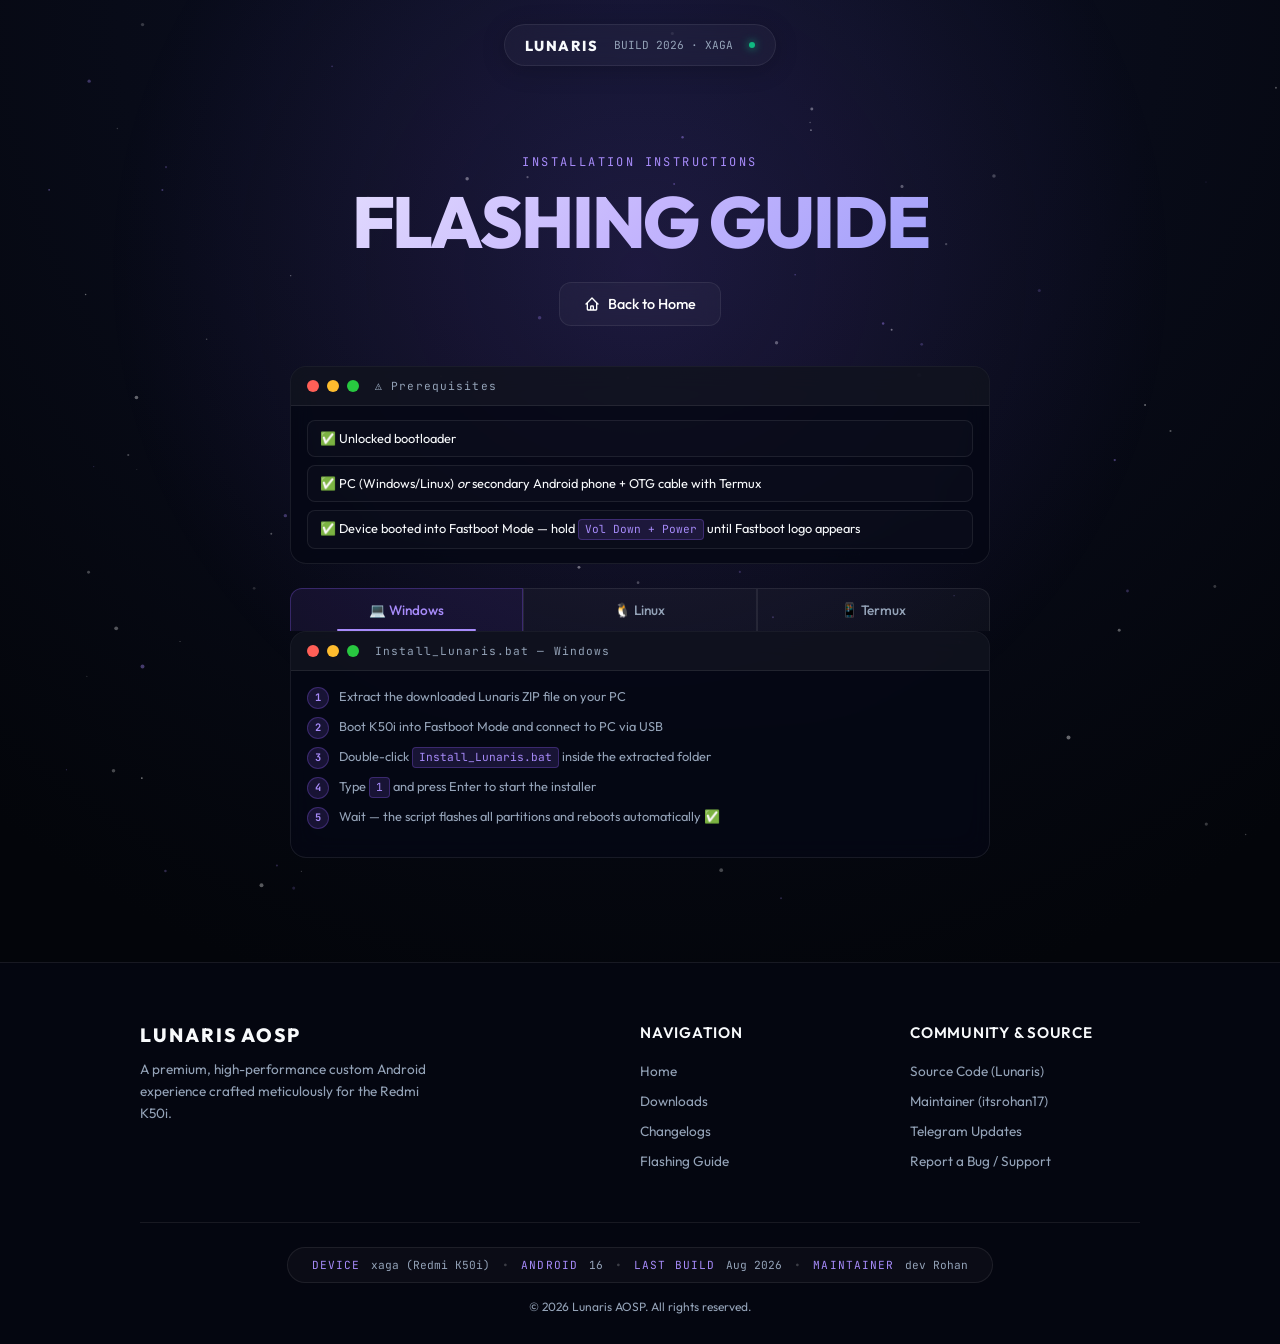
<file: guide.html>
<!DOCTYPE html>
<html lang="en">
<head>
  <meta charset="UTF-8">
  <meta name="viewport" content="width=device-width, initial-scale=1.0, maximum-scale=5.0">
  <meta name="theme-color" content="#03050a">
  <title>Flashing Guide · Lunaris AOSP</title>

  <meta name="description" content="Step-by-step flashing guide for installing Lunaris AOSP on Redmi K50i (xaga) via Fastboot (Windows, Linux, Termux).">
  <meta name="keywords" content="Flashing guide, Lunaris AOSP install, Redmi K50i fastboot flash">
  <meta name="author" content="dev Rohan (itsrohan17)">
  <link rel="canonical" href="https://itsrohan17.github.io/Lunaris-Aosp-Xaga-website/guide.html">

  <!-- Open Graph -->
  <meta property="og:type" content="website">
  <meta property="og:url" content="https://itsrohan17.github.io/Lunaris-Aosp-Xaga-website/guide.html">
  <meta property="og:title" content="Flashing Guide · Lunaris AOSP">
  <meta property="og:description" content="Step-by-step flashing guide for installing Lunaris AOSP on Redmi K50i (xaga) via Fastboot.">
  <meta property="og:site_name" content="Lunaris AOSP">

  <!-- Twitter -->
  <meta name="twitter:card" content="summary_large_image">
  <meta name="twitter:title" content="Flashing Guide · Lunaris AOSP">
  <meta name="twitter:description" content="Step-by-step flashing guide for installing Lunaris AOSP on Redmi K50i (xaga) via Fastboot.">

  <!-- Favicon -->
  <link rel="icon" type="image/svg+xml" href="data:image/svg+xml,<svg xmlns='http://www.w3.org/2000/svg' viewBox='0 0 100 100'><text y='.9em' font-size='90'>🌕</text></svg>">

  <link rel="preconnect" href="https://fonts.googleapis.com">
  <link rel="preconnect" href="https://fonts.gstatic.com" crossorigin>
  <link href="https://fonts.googleapis.com/css2?family=Outfit:wght@300;400;500;600;700;800&family=JetBrains+Mono:wght@400;500&display=swap" rel="stylesheet">
  
  <link rel="stylesheet" href="style.css">
  <link rel="stylesheet" href="perf.css">
  <link rel="stylesheet" href="transitions.css">

  <script src="perf.js"></script>
  <script src="stars.js" defer></script>
  <script src="transitions.js"></script>
  <script src="script.js" defer></script>

  <style>
    :root { --bg: #03050a; --bg-gradient: radial-gradient(circle at top, #0d1126 0%, #03050a 70%); --border: rgba(255, 255, 255, 0.06); --violet: #a78bfa; --accent: #8b5cf6; --sky: #38bdf8; --text: #f8fafc; --muted: #94a3b8; --glass: rgba(255, 255, 255, 0.03); --glass-border: rgba(255, 255, 255, 0.08); }
    * { margin: 0; padding: 0; box-sizing: border-box; -webkit-tap-highlight-color: transparent; }
    html { scroll-behavior: smooth; }
    body { font-family: 'Outfit', sans-serif; background: var(--bg); background-image: var(--bg-gradient); color: var(--text); overflow-x: hidden; -webkit-font-smoothing: antialiased; }
    .ambient-glow { position: fixed; top: -20vh; left: 50%; transform: translateX(-50%); width: 120vw; height: 100vh; background: radial-gradient(circle, rgba(139, 92, 246, 0.15) 0%, transparent 60%); z-index: 0; pointer-events: none; animation: nebulaBreathe 12s ease-in-out infinite alternate; will-change: transform; }
    @media (max-width: 768px) { .ambient-glow { animation: none; opacity: 0.8; } }
    @keyframes nebulaBreathe { 0% { transform: translateX(-50%) scale(1); opacity: 0.8; } 100% { transform: translateX(-48%) scale(1.05); opacity: 1; } }
    #pc { position: fixed; inset: 0; z-index: 0; pointer-events: none; opacity: 0.7; }
    .rev { opacity: 0; transform: translateY(20px); animation: fadeUp 0.8s cubic-bezier(0.16, 1, 0.3, 1) forwards; }
    @keyframes fadeUp { to { opacity: 1; transform: translateY(0); } }
    .d1 { animation-delay: 0.1s; } .d2 { animation-delay: 0.2s; } .d3 { animation-delay: 0.3s; }
    header { position: relative; z-index: 10; padding: 24px 16px 0; text-align: center; }
    .nav { display: inline-flex; justify-content: space-between; align-items: center; margin: 0 auto 48px; padding: 10px 20px; background: var(--glass); border: 1px solid var(--glass-border); border-radius: 100px; backdrop-filter: blur(16px); box-shadow: 0 4px 24px rgba(0,0,0,0.2); gap: 16px; }
    .nav-logo { font-weight: 800; font-size: 0.9rem; letter-spacing: 0.1em; color: var(--text); }
    .nav-badge { font-family: 'JetBrains Mono', monospace; font-size: 0.7rem; color: var(--muted); }
    .nav-dot { width: 6px; height: 6px; border-radius: 50%; background: #10b981; box-shadow: 0 0 8px #10b981; }
    .hero-content { margin-top: 40px; }
    .eyebrow { font-family: 'JetBrains Mono', monospace; font-size: 0.75rem; letter-spacing: 0.2em; color: var(--violet); text-transform: uppercase; margin-bottom: 16px; }
    h1 { font-size: clamp(2.5rem, 8vw, 4.5rem); font-weight: 800; line-height: 1; letter-spacing: -0.03em; background: linear-gradient(135deg, #fff 0%, #c4b5fd 50%, #818cf8 100%); -webkit-background-clip: text; background-clip: text; color: transparent; margin-bottom: 24px; }
    .btns { display: flex; flex-wrap: wrap; gap: 12px; justify-content: center; margin-bottom: 40px; position: relative; z-index: 20; }
    .btn { position: relative; display: inline-flex; align-items: center; gap: 8px; padding: 12px 24px; font-weight: 500; font-size: 0.9rem; border-radius: 12px; text-decoration: none; color: #fff; border: 1px solid transparent; cursor: pointer; overflow: hidden; transition: all 0.3s cubic-bezier(0.25, 0.8, 0.25, 1); }
    .btn:hover { transform: translateY(-3px); }
    .btn:active { transform: translateY(1px); }
    .btn::after { content: ''; position: absolute; top: 0; left: -100%; width: 50%; height: 100%; background: linear-gradient(90deg, transparent, rgba(255,255,255,0.25), transparent); transform: skewX(-20deg); transition: 0.6s ease; }
    .btn:hover::after { left: 150%; }
    .bg { background: var(--glass); border-color: var(--glass-border); backdrop-filter: blur(10px); }
    .bg:hover { background: rgba(255,255,255,0.08); border-color: rgba(255,255,255,0.2); box-shadow: 0 8px 24px rgba(0,0,0,0.3); }
    .terminal-section { position: relative; z-index: 10; padding: 0 16px 64px; }
    .terminal-wrap { max-width: 700px; margin: 0 auto; }
    .terminal { background: rgba(5,8,20,0.85); border: 1px solid var(--glass-border); border-radius: 16px; overflow: hidden; backdrop-filter: blur(12px); }
    .terminal-bar { display: flex; align-items: center; gap: 8px; padding: 12px 16px; background: rgba(255,255,255,0.04); border-bottom: 1px solid var(--glass-border); }
    .t-dot { width: 12px; height: 12px; border-radius: 50%; }
    .t-dot.r { background: #ff5f57; } .t-dot.y { background: #febc2e; } .t-dot.g { background: #28c840; }
    .t-title { margin-left: 8px; font-family: 'JetBrains Mono', monospace; font-size: 0.7rem; color: var(--muted); letter-spacing: 0.1em; }
    .cmd-list { padding: 16px; }
    .prereq-list { display: flex; flex-direction: column; gap: 8px; }
    .prereq-item { font-size: 0.8rem; padding: 8px 12px; background: rgba(255,255,255,0.02); border: 1px solid var(--glass-border); border-radius: 8px; line-height: 1.5; color: var(--text); }
    kbd { display: inline-block; font-family: 'JetBrains Mono', monospace; font-size: 0.7rem; background: rgba(139,92,246,0.15); border: 1px solid rgba(139,92,246,0.3); border-radius: 4px; padding: 1px 6px; color: var(--violet); }
    .prompt-block { margin-bottom: 12px; }
    .prompt-title { font-family: 'JetBrains Mono', monospace; font-size: 0.7rem; color: var(--sky); letter-spacing: 0.1em; text-transform: uppercase; margin-bottom: 8px; }
    .prompt-row { font-size: 0.8rem; color: var(--muted); padding: 8px 12px; border-radius: 8px; margin-bottom: 6px; line-height: 1.5; border: 1px solid transparent; }
    .prompt-row.clean { background: rgba(251,191,36,0.05); border-color: rgba(251,191,36,0.12); }
    .prompt-row.dirty { background: rgba(56,189,248,0.05); border-color: rgba(56,189,248,0.12); }
    .prompt-key { font-family: 'JetBrains Mono', monospace; font-size: 0.75rem; color: var(--text); font-weight: 600; margin-right: 6px; }
    .boot-grid { display: grid; grid-template-columns: 1fr 1fr; gap: 8px; }
    @media (max-width: 480px) { .boot-grid { grid-template-columns: 1fr; } }
    .boot-opt { display: flex; align-items: flex-start; gap: 8px; padding: 10px; background: rgba(255,255,255,0.02); border: 1px solid var(--glass-border); border-radius: 8px; }
    .boot-num { flex-shrink: 0; width: 20px; height: 20px; border-radius: 50%; background: var(--accent); display: flex; align-items: center; justify-content: center; font-family: 'JetBrains Mono', monospace; font-size: 0.65rem; color: #fff; font-weight: 700; }
    .boot-name { font-family: 'JetBrains Mono', monospace; font-size: 0.75rem; color: var(--text); display: block; line-height: 1.2; }
    .boot-desc { font-size: 0.7rem; color: var(--muted); display: block; margin-top: 4px; }
    .method-tabs { display: flex; margin-bottom: 0; }
    .mtab { flex: 1; padding: 12px 8px; font-family: 'Outfit', sans-serif; font-size: 0.85rem; font-weight: 500; background: rgba(255,255,255,0.03); border: 1px solid var(--glass-border); color: var(--muted); cursor: pointer; transition: all 0.2s; border-bottom: none; }
    .mtab:first-child { border-radius: 12px 0 0 0; } .mtab:last-child { border-radius: 0 12px 0 0; }
    .mtab.active { background: rgba(139,92,246,0.1); border-color: rgba(139,92,246,0.3); color: var(--violet); }
    .step-list { display: flex; flex-direction: column; gap: 8px; margin-bottom: 12px; }
    .step { display: flex; align-items: flex-start; gap: 10px; font-size: 0.8rem; color: var(--muted); line-height: 1.5; }
    .step-n { flex-shrink: 0; width: 22px; height: 22px; border-radius: 50%; background: rgba(139,92,246,0.15); border: 1px solid rgba(139,92,246,0.3); display: flex; align-items: center; justify-content: center; font-family: 'JetBrains Mono', monospace; font-size: 0.65rem; color: var(--violet); font-weight: 700; }
    .cmd-row { display: flex; align-items: center; gap: 10px; padding: 10px 12px; margin-bottom: 8px; background: rgba(255,255,255,0.02); border: 1px solid var(--glass-border); border-radius: 8px; }
    .cmd-prompt { color: #10b981; font-family: 'JetBrains Mono', monospace; font-size: 0.75rem; user-select: none; flex-shrink: 0; }
    .cmd-text { font-family: 'JetBrains Mono', monospace; font-size: 0.75rem; color: var(--violet); flex: 1; word-break: break-all; }
    .cmd-copy { padding: 4px 10px; background: rgba(139,92,246,0.15); border: 1px solid rgba(139,92,246,0.3); border-radius: 6px; cursor: pointer; font-family: 'JetBrains Mono', monospace; font-size: 0.65rem; color: var(--violet); transition: all 0.2s; }
    .cmd-copy:hover { background: rgba(139,92,246,0.25); }
    .cmd-section-label { font-family: 'JetBrains Mono', monospace; font-size: 0.65rem; color: var(--muted); letter-spacing: 0.1em; text-transform: uppercase; padding: 4px 12px 8px; opacity: 0.7; }
    .premium-footer { position: relative; z-index: 10; background: rgba(5, 8, 20, 0.6); border-top: 1px solid var(--glass-border); padding: 60px 20px 30px; margin-top: 40px; }
    .footer-grid { display: grid; grid-template-columns: 2fr 1fr 1fr; gap: 40px; max-width: 1000px; margin: 0 auto 40px; }
    @media (max-width: 768px) { .footer-grid { grid-template-columns: 1fr; text-align: center; } }
    .footer-col h4 { font-weight: 600; font-size: 0.95rem; color: var(--text); margin-bottom: 20px; letter-spacing: 0.05em; text-transform: uppercase; }
    .footer-col a { display: block; color: var(--muted); text-decoration: none; font-size: 0.85rem; margin-bottom: 12px; transition: color 0.2s, padding-left 0.2s; }
    .footer-col a:hover { color: var(--violet); padding-left: 5px; }
    .brand-col .footer-logo { font-weight: 800; font-size: 1.2rem; letter-spacing: 0.1em; color: var(--text); display: block; margin-bottom: 12px; }
    .brand-col .footer-desc { color: var(--muted); font-size: 0.85rem; line-height: 1.6; max-width: 300px; }
    @media (max-width: 768px) { .brand-col .footer-desc { margin: 0 auto; } }
    .footer-bottom { max-width: 1000px; margin: 0 auto; border-top: 1px solid var(--glass-border); padding-top: 24px; display: flex; flex-direction: column; align-items: center; gap: 16px; }
    .device-info { display: flex; flex-wrap: wrap; justify-content: center; gap: 12px; font-family: 'JetBrains Mono', monospace; font-size: 0.7rem; color: var(--muted); background: var(--glass); padding: 10px 24px; border-radius: 30px; border: 1px solid var(--glass-border); }
    .info-label { color: var(--violet); text-transform: uppercase; letter-spacing: 0.1em; margin-right: 4px; }
    .dot-sep { color: rgba(255,255,255,0.2); }
    .copyright { font-size: 0.75rem; color: var(--muted); }
    ::-webkit-scrollbar { width: 8px; } ::-webkit-scrollbar-track { background: var(--bg); } ::-webkit-scrollbar-thumb { background: rgba(139,92,246,0.5); border-radius: 10px; } ::-webkit-scrollbar-thumb:hover { background: rgba(139,92,246,0.8); }
    /* === ANIMATIONS === */
    .terminal-wrap { opacity: 0; transform: translateY(25px); transition: opacity 0.6s cubic-bezier(0.16,1,0.3,1), transform 0.6s cubic-bezier(0.16,1,0.3,1); }
    .terminal-wrap.visible { opacity: 1; transform: translateY(0); }

    @keyframes stepPulse {
      0%, 100% { box-shadow: 0 0 0 rgba(139,92,246,0); }
      50% { box-shadow: 0 0 12px rgba(139,92,246,0.4); }
    }
    .step-n { transition: transform 0.3s, box-shadow 0.3s; }
    .step:hover .step-n { transform: scale(1.15); box-shadow: 0 0 12px rgba(139,92,246,0.4); }

    .cmd-row { transition: border-color 0.3s, box-shadow 0.3s; }
    .cmd-row:hover { border-color: rgba(139,92,246,0.3); box-shadow: 0 0 20px rgba(139,92,246,0.08); }

    .cmd-copy { transition: all 0.2s, box-shadow 0.3s; }
    .cmd-copy:hover { background: rgba(139,92,246,0.25); box-shadow: 0 0 12px rgba(139,92,246,0.3); }

    @keyframes termDotBlink {
      0%, 100% { opacity: 1; }
      50% { opacity: 0.5; }
    }
    .t-dot.g { animation: termDotBlink 2s ease-in-out infinite; }

    .terminal { transition: border-color 0.3s, box-shadow 0.3s; }
    .terminal:hover { border-color: rgba(139,92,246,0.2); box-shadow: 0 8px 30px rgba(139,92,246,0.06); }

    .mtab { transition: all 0.3s; }
    .mtab.active { position: relative; }
    .mtab.active::after { content: ''; position: absolute; bottom: 0; left: 20%; right: 20%; height: 2px; background: var(--violet); border-radius: 2px; }

    .prereq-item { transition: border-color 0.3s, transform 0.3s; }
    .prereq-item:hover { border-color: rgba(139,92,246,0.2); transform: translateX(4px); }

    .boot-opt { transition: border-color 0.3s, transform 0.3s; }
    .boot-opt:hover { border-color: rgba(139,92,246,0.3); transform: translateY(-2px); }

    @keyframes dotPulse {
      0%, 100% { box-shadow: 0 0 8px #10b981; }
      50% { box-shadow: 0 0 16px #10b981, 0 0 24px rgba(16,185,129,0.3); }
    }
    .nav-dot { animation: dotPulse 2s ease-in-out infinite; }

    .footer-col a { position: relative; }
    .footer-col a::before { content: '\2192'; position: absolute; left: -15px; opacity: 0; transform: translateX(-5px); transition: opacity 0.2s, transform 0.2s; color: var(--violet); }
    .footer-col a:hover::before { opacity: 1; transform: translateX(0); }

    @media (prefers-reduced-motion: reduce) {
      *, *::before, *::after { animation-duration: 0.01ms !important; animation-iteration-count: 1 !important; transition-duration: 0.01ms !important; }
    }
  </style>

</head>
<body>

  <canvas id="pc"></canvas>
  <div class="ambient-glow" id="nebula"></div>

  <header>
    <nav class="nav scroll-reveal">
      <a href="index.html" style="text-decoration:none;"><span class="nav-logo">LUNARIS</span></a>
      <span class="nav-badge">BUILD 2026 · XAGA</span>
      <div class="nav-dot"></div>
    </nav>
    <div class="hero-content">
      <p class="eyebrow rev d1">Installation Instructions</p>
      <div class="title-wrap rev d2">
        <h1>FLASHING GUIDE</h1>
      </div>
      <div class="btns rev d3">
        <a href="index.html" class="btn bg">
          <svg width="16" height="16" fill="none" stroke="currentColor" viewBox="0 0 24 24"><path stroke-linecap="round" stroke-linejoin="round" stroke-width="2" d="M3 12l2-2m0 0l7-7 7 7M5 10v10a1 1 0 001 1h3m10-11l2 2m-2-2v10a1 1 0 01-1 1h-3m-6 0a1 1 0 001-1v-4a1 1 0 011-1h2a1 1 0 011 1v4a1 1 0 001 1m-6 0h6"/></svg>
          Back to Home
        </a>
      </div>
    </div>
  </header>

  <section class="terminal-section scroll-reveal" id="flash-section">
    <div class="terminal-wrap rev" style="animation-delay:.5s;max-width:700px;margin:0 auto 24px">
      <div class="terminal">
        <div class="terminal-bar">
          <div class="t-dot r"></div><div class="t-dot y"></div><div class="t-dot g"></div>
          <span class="t-title">⚠️ Prerequisites</span>
        </div>
        <div class="cmd-list" style="padding:14px 16px">
          <div class="prereq-list">
            <div class="prereq-item">✅ Unlocked bootloader</div>
            <div class="prereq-item">✅ PC (Windows/Linux) <em>or</em> secondary Android phone + OTG cable with Termux</div>
            <div class="prereq-item">✅ Device booted into Fastboot Mode — hold <kbd>Vol Down + Power</kbd> until Fastboot logo appears</div>
          </div>
        </div>
      </div>
    </div>

    <div class="terminal-wrap rev" style="animation-delay:.6s;max-width:700px;margin:0 auto">
      <div class="method-tabs">
        <button class="mtab active" onclick="showTab('win',this)">💻 Windows</button>
        <button class="mtab" onclick="showTab('linux',this)">🐧 Linux</button>
        <button class="mtab" onclick="showTab('termux',this)">📱 Termux</button>
      </div>

      <div class="terminal" id="tab-win">
        <div class="terminal-bar">
          <div class="t-dot r"></div><div class="t-dot y"></div><div class="t-dot g"></div>
          <span class="t-title">Install_Lunaris.bat — Windows</span>
        </div>
        <div class="cmd-list">
          <div class="step-list">
            <div class="step"><span class="step-n">1</span><span>Extract the downloaded Lunaris ZIP file on your PC</span></div>
            <div class="step"><span class="step-n">2</span><span>Boot K50i into Fastboot Mode and connect to PC via USB</span></div>
            <div class="step"><span class="step-n">3</span><span>Double-click <kbd>Install_Lunaris.bat</kbd> inside the extracted folder</span></div>
            <div class="step"><span class="step-n">4</span><span>Type <kbd>1</kbd> and press Enter to start the installer</span></div>
            <div class="step"><span class="step-n">5</span><span>Wait — the script flashes all partitions and reboots automatically ✅</span></div>
          </div>
        </div>
      </div>

      <div class="terminal" id="tab-linux" style="display:none">
        <div class="terminal-bar">
          <div class="t-dot r"></div><div class="t-dot y"></div><div class="t-dot g"></div>
          <span class="t-title">linux_installation.sh — Linux</span>
        </div>
        <div class="cmd-list">
          <div class="step-list">
            <div class="step"><span class="step-n">1</span><span>Extract the downloaded Lunaris ZIP file on your PC</span></div>
            <div class="step"><span class="step-n">2</span><span>Boot K50i into Fastboot Mode and connect to PC via USB</span></div>
            <div class="step"><span class="step-n">3</span><span>Right-click the extracted folder → <kbd>Open in Terminal</kbd></span></div>
          </div>
          <div class="cmd-section-label" style="margin-top:4px">// Make script executable</div>
          <div class="cmd-row">
            <span class="cmd-prompt">$</span>
            <span class="cmd-text">chmod +x linux_installation.sh</span>
            <button class="cmd-copy" onclick="copyCmd(this,'chmod +x linux_installation.sh')">Copy</button>
          </div>
          <div class="cmd-section-label">// Run with sudo</div>
          <div class="cmd-row">
            <span class="cmd-prompt">$</span>
            <span class="cmd-text">sudo ./linux_installation.sh</span>
            <button class="cmd-copy" onclick="copyCmd(this,'sudo ./linux_installation.sh')">Copy</button>
          </div>
          <div class="step-list" style="margin-top:10px">
            <div class="step"><span class="step-n">4</span><span>Wait — the script flashes all partitions and reboots automatically when done ✅</span></div>
          </div>
        </div>
      </div>

      <div class="terminal" id="tab-termux" style="display:none">
        <div class="terminal-bar">
          <div class="t-dot r"></div><div class="t-dot y"></div><div class="t-dot g"></div>
          <span class="t-title">install_termux.sh — Mobile to Mobile</span>
        </div>
        <div class="cmd-list">
          <div class="step-list">
            <div class="step"><span class="step-n">1</span><span>Install <strong>Termux</strong> on your host (secondary) Android phone</span></div>
            <div class="step"><span class="step-n">2</span><span>Open Termux and install Android tools:</span></div>
          </div>
          <div class="cmd-row">
            <span class="cmd-prompt">$</span>
            <span class="cmd-text">pkg install android-tools</span>
            <button class="cmd-copy" onclick="copyCmd(this,'pkg install android-tools')">Copy</button>
          </div>
          <div class="cmd-row">
            <span class="cmd-prompt">$</span>
            <span class="cmd-text">termux-setup-storage</span>
            <button class="cmd-copy" onclick="copyCmd(this,'termux-setup-storage')">Copy</button>
          </div>
          <div class="step-list" style="margin-top:10px">
            <div class="step"><span class="step-n">3</span><span>Extract downloaded Lunaris ZIP file to host phone's internal storage</span></div>
            <div class="step"><span class="step-n">4</span><span>Boot K50i into Fastboot Mode, connect via <strong>OTG cable</strong></span></div>
            <div class="step"><span class="step-n">5</span><span>Navigate to the extracted folder:</span></div>
          </div>
          <div class="cmd-row">
            <span class="cmd-prompt">$</span>
            <span class="cmd-text">cd /sdcard/Download/Lunaris_Folder</span>
            <button class="cmd-copy" onclick="copyCmd(this,'cd /sdcard/Download/Lunaris_Folder')">Copy</button>
          </div>
          <div class="cmd-row">
            <span class="cmd-prompt">$</span>
            <span class="cmd-text">chmod +x install_termux.sh</span>
            <button class="cmd-copy" onclick="copyCmd(this,'chmod +x install_termux.sh')">Copy</button>
          </div>
          <div class="cmd-row">
            <span class="cmd-prompt">$</span>
            <span class="cmd-text">./install_termux.sh</span>
            <button class="cmd-copy" onclick="copyCmd(this,'./install_termux.sh')">Copy</button>
          </div>
          <div class="step-list" style="margin-top:10px">
            <div class="step"><span class="step-n">6</span><span>Follow on-screen menus. If Termux asks USB permission → tap <strong>OK</strong> ✅</span></div>
          </div>
        </div>
      </div>
    </div>
  </section>

  <footer class="premium-footer scroll-reveal">
    <div class="footer-grid">
      <div class="footer-col brand-col">
        <span class="footer-logo">LUNARIS AOSP</span>
        <p class="footer-desc">A premium, high-performance custom Android experience crafted meticulously for the Redmi K50i.</p>
      </div>
      <div class="footer-col">
        <h4>Navigation</h4>
        <a href="index.html">Home</a>
        <a href="downloads.html">Downloads</a>
        <a href="changelog.html">Changelogs</a>
        <a href="guide.html">Flashing Guide</a>
      </div>
      <div class="footer-col">
        <h4>Community & Source</h4>
        <a href="https://github.com/Lunaris-AOSP" target="_blank">Source Code (Lunaris)</a>
        <a href="https://github.com/itsrohan17" target="_blank">Maintainer (itsrohan17)</a>
        <a href="https://t.me/screenshotsxaga" target="_blank">Telegram Updates</a>
        <a href="https://t.me/XAGASupport" target="_blank">Report a Bug / Support</a>
      </div>
    </div>
    <div class="footer-bottom">
      <div class="device-info">
        <span><span class="info-label">Device</span> xaga (Redmi K50i)</span>
        <span class="dot-sep">•</span>
        <span><span class="info-label">Android</span> 16</span>
        <span class="dot-sep">•</span>
        <span><span class="info-label">Last Build</span> Aug 2026</span>
        <span class="dot-sep">•</span>
        <span><span class="info-label">Maintainer</span> dev Rohan</span>
      </div>
      <p class="copyright">© 2026 Lunaris AOSP. All rights reserved.</p>
    </div>
  </footer>

  <script>
    (function () {
      const isMobile = window.LUNARIS_IS_MOBILE ?? matchMedia('(max-width:767px)').matches;

      window.showTab = function (id, btn) {
        ['win', 'linux', 'termux'].forEach(t => { const el = document.getElementById('tab-' + t); if (el) el.style.display = t === id ? 'block' : 'none'; });
        document.querySelectorAll('.mtab').forEach(b => b.classList.remove('active')); if (btn && btn.classList) btn.classList.add('active');
      };

      window.copyCmd = function (btn, text) {
        const done = () => { btn.textContent = 'Copied!'; btn.style.color = '#34d399'; setTimeout(() => { btn.textContent = 'Copy'; btn.style.color = ''; }, 2000); };
        if (navigator.clipboard) { navigator.clipboard.writeText(text).then(done).catch(() => fallbackCopy(text, done)); } else { fallbackCopy(text, done); }
      };
      function fallbackCopy(text, cb) { const ta = document.createElement('textarea'); ta.value = text; document.body.appendChild(ta); ta.select(); document.execCommand('copy'); document.body.removeChild(ta); cb(); }
    })();
  </script>
</body>
</html>
</file>
<file: perf.css>
@media (max-width: 768px) {
  html {
    scroll-behavior: smooth;
    -webkit-tap-highlight-color: transparent;
  }

  /* Optimized glass background rendering for mobile (avoids backdrop-filter GPU scroll locking) */
  .nav,
  .community-popup,
  .dl38-popup,
  .lightbox {
    -webkit-backdrop-filter: blur(12px);
    backdrop-filter: blur(12px);
  }

  .nav { background: rgba(8, 10, 22, 0.88); }
  .feat,
  .dl-card,
  .tl-card,
  .terminal,
  .step-card,
  .filter-btn,
  .device-info,
  .cmd-row,
  .prereq-item,
  .boot-opt {
    -webkit-backdrop-filter: none !important;
    backdrop-filter: none !important;
    background: rgba(10, 14, 28, 0.92) !important;
  }
  .bg { background: rgba(8, 10, 22, 0.85); }

  .ambient-glow {
    opacity: 0.65;
    transform: translate3d(-50%, 0, 0);
    animation: none !important;
    will-change: auto;
  }

  @keyframes mobileNebulaPulse {
    0% { opacity: 0.5; transform: translate3d(-50%, 0, 0) scale(1); }
    100% { opacity: 0.85; transform: translate3d(-50%, -10px, 0) scale(1.05); }
  }

  #pc {
    display: block !important;
    opacity: 0.6;
    position: fixed;
    inset: 0;
    z-index: 0;
    pointer-events: none;
  }

  /* Active touch-down feedback for buttons (excludes scrollable cards to prevent swipe locking) */
  .btn:active,
  .filter-btn:active,
  .mtab:active,
  .cmd-copy:active {
    transform: scale(0.97) !important;
    transition: transform 0.1s cubic-bezier(0.2, 0, 0.1, 1) !important;
  }

  /* ── Nav & header ── */
  header {
    padding: 16px 12px 0;
  }

  .nav {
    flex-wrap: wrap;
    justify-content: center;
    gap: 10px;
    max-width: calc(100vw - 24px);
    padding: 10px 16px;
    margin-bottom: 32px;
  }

  .nav-badge {
    font-size: 0.62rem;
    letter-spacing: 0.04em;
  }

  .hero-content {
    margin-top: 24px;
  }

  h1 {
    font-size: clamp(2.2rem, 12vw, 3.5rem);
    margin-bottom: 16px;
  }

  .gh-stats {
    gap: 8px;
    margin-bottom: 32px;
  }

  .gh-stat {
    font-size: 0.68rem;
    padding: 6px 12px;
  }

  .btns {
    display: flex;
    flex-wrap: wrap;
    justify-content: center;
    gap: 10px;
    margin-bottom: 40px;
    padding: 0 8px;
    width: 100%;
  }

  .btn {
    min-height: 44px;
    flex: 1 1 calc(50% - 10px);
    max-width: 100%;
    justify-content: center;
    font-size: 0.82rem;
    padding: 10px 14px;
  }

  @media (max-width: 480px) {
    .btn {
      flex: 1 1 100%;
    }
  }

  /* ── Download cards (badge clipping fix) ── */
  .dl-section {
    padding: 0 12px 48px;
    overflow: visible;
    content-visibility: visible;
  }

  .dl-grid-3 {
    grid-template-columns: 1fr;
    gap: 24px;
    max-width: min(100%, 420px);
    padding: 0;
    overflow: visible;
  }

  .dl-card {
    overflow: visible;
    padding: 20px 18px 18px;
    width: 100%;
  }

  /* Badge in normal flow — no negative offset clipping */
  .dl-badge-wrap {
    position: static !important;
    transform: none !important;
    display: flex;
    justify-content: center;
    margin: 0 0 14px;
    animation: none !important;
  }

  .dl-ver-badge {
    font-size: 0.68rem;
    padding: 5px 14px;
  }

  .dl-icon {
    margin: 0 0 10px;
    font-size: 2rem;
  }

  .dl-ver {
    font-size: 1.05rem;
    line-height: 1.3;
    word-break: break-word;
  }

  .dl-device {
    margin-bottom: 12px;
  }

  .dl-tags {
    gap: 6px;
    margin-bottom: 14px;
  }

  .dl-tags li {
    font-size: 0.62rem;
    padding: 4px 9px;
  }

  .dl-changelog li {
    font-size: 0.68rem;
    padding-left: 8px;
  }

  .dl-btn-group {
    margin-top: 4px;
  }

  /* ── Gallery ── */
  .ss {
    padding: 0 10px 48px;
    content-visibility: visible;
  }

  .ss-filters {
    gap: 6px;
    padding: 0 4px;
  }

  .filter-btn {
    padding: 8px 14px;
    font-size: 0.8rem;
  }

  .ss-carousel {
    gap: 16px;
    padding: 10px 4px 32px;
    -webkit-overflow-scrolling: touch;
    overscroll-behavior-x: contain;
    touch-action: pan-x pan-y;
  }

  .pw {
    width: min(72vw, 200px);
  }

  /* ── Features ── */
  .features {
    padding: 0 12px 48px;
    content-visibility: visible;
  }

  .features-grid {
    gap: 16px;
  }

  .feat {
    padding: 24px 20px;
  }

  /* ── Guide / terminal ── */
  .terminal-section {
    padding: 0 12px 48px;
    content-visibility: visible;
  }

  .terminal-wrap {
    max-width: 100%;
  }

  .method-tabs {
    flex-wrap: wrap;
  }

  .mtab {
    flex: 1 1 30%;
    min-width: 0;
    font-size: 0.78rem;
    padding: 10px 6px;
  }

  .cmd-row {
    flex-wrap: wrap;
    align-items: flex-start;
    gap: 8px;
  }

  .cmd-text {
    flex: 1 1 100%;
    font-size: 0.68rem;
    word-break: break-word;
    overflow-wrap: anywhere;
  }

  .cmd-copy {
    margin-left: auto;
    min-height: 32px;
  }

  /* ── Changelog timeline ── */
  .timeline-section {
    padding: 0 12px 48px;
    content-visibility: visible;
  }

  .timeline {
    padding-left: 24px;
  }

  .tl-item {
    transform: translate3d(0, 14px, 0) !important;
    opacity: 0;
    transition:
      opacity 0.35s cubic-bezier(0.22, 1, 0.36, 1),
      transform 0.35s cubic-bezier(0.22, 1, 0.36, 1) !important;
  }

  .tl-item.visible {
    opacity: 1;
    transform: translate3d(0, 0, 0) !important;
  }

  .tl-dot {
    left: -20px;
  }

  .tl-card {
    padding: 16px;
  }

  .tl-header {
    gap: 8px;
  }

  .tl-version {
    font-size: 1rem;
  }

  /* ── Footer ── */
  .premium-footer {
    padding: 48px 16px 24px;
    content-visibility: visible;
  }

  .footer-grid {
    gap: 28px;
  }

  .device-info {
    padding: 10px 16px;
    font-size: 0.65rem;
    gap: 8px;
    border-radius: 16px;
    max-width: 100%;
  }

  .dot-sep {
    display: none;
  }

  .device-info span {
    display: block;
    width: 100%;
    text-align: center;
  }

  /* ── Lightbox ── */
  .lightbox-close {
    top: 12px;
    right: 16px;
    font-size: 32px;
  }

  .lightbox-content {
    max-width: 94vw;
    max-height: 82vh;
    border-radius: 16px;
  }

  /* ── Animations (GPU-friendly) ── */
  .rev {
    animation: mobileFadeUp 0.45s cubic-bezier(0.22, 1, 0.36, 1) forwards;
    transform: translate3d(0, 12px, 0);
  }

  @keyframes mobileFadeUp {
    to {
      opacity: 1;
      transform: translate3d(0, 0, 0);
    }
  }

  .d1 { animation-delay: 0.02s !important; }
  .d2 { animation-delay: 0.05s !important; }
  .d3 { animation-delay: 0.08s !important; }
  .d4 { animation-delay: 0.11s !important; }
  .d5 { animation-delay: 0.14s !important; }
  .d6 { animation-delay: 0.17s !important; }

  .rev[style*="animation-delay"] {
    animation-delay: 0.2s !important;
  }

  .scroll-reveal {
    transition:
      opacity 0.35s cubic-bezier(0.22, 1, 0.36, 1),
      transform 0.35s cubic-bezier(0.22, 1, 0.36, 1);
    transform: translate3d(0, 14px, 0);
  }

  .scroll-reveal.active {
    transform: none;
  }

  html.is-mobile .scroll-reveal.in-view {
    opacity: 1;
    transform: none;
  }

  .feat {
    transform: translate3d(0, 14px, 0);
    transition:
      opacity 0.35s cubic-bezier(0.22, 1, 0.36, 1),
      transform 0.35s cubic-bezier(0.22, 1, 0.36, 1),
      border-color 0.25s,
      background-color 0.25s;
  }

  .feat.visible,
  .feat.rev.visible {
    opacity: 1;
    transform: none;
  }

  .feat.rev {
    animation: mobileFadeUp 0.45s cubic-bezier(0.22, 1, 0.36, 1) forwards;
  }

  .terminal-wrap {
    transition:
      opacity 0.35s cubic-bezier(0.22, 1, 0.36, 1),
      transform 0.35s cubic-bezier(0.22, 1, 0.36, 1);
    transform: translate3d(0, 14px, 0);
  }

  .terminal-wrap.visible {
    opacity: 1;
    transform: none;
  }

  .dl-card {
    transform: translate3d(0, 14px, 0);
    transition:
      opacity 0.35s cubic-bezier(0.22, 1, 0.36, 1),
      transform 0.35s cubic-bezier(0.22, 1, 0.36, 1),
      border-color 0.25s,
      box-shadow 0.25s;
  }

  .dl-card.visible {
    opacity: 1;
    transform: none;
  }

  .dl-card:nth-child(1) { transition-delay: 0s !important; }
  .dl-card:nth-child(2) { transition-delay: 0.04s !important; }
  .dl-card:nth-child(3) { transition-delay: 0.08s !important; }
  .dl-card:nth-child(4) { transition-delay: 0.12s !important; }
  .dl-card:nth-child(5) { transition-delay: 0.16s !important; }
  .dl-card:nth-child(6) { transition-delay: 0.2s !important; }

  .dl-card.visible .dl-changelog li {
    transition-duration: 0.2s !important;
    transition-delay: 0s !important;
  }

  .rev.visible,
  .scroll-reveal.active,
  .feat.visible,
  .terminal-wrap.visible,
  .dl-card.visible,
  .tl-item.visible {
    opacity: 1 !important;
    transform: none !important;
    will-change: auto !important;
  }

  .btn,
  .filter-btn,
  .pf,
  .pw,
  .dl-card,
  .tl-card,
  .mtab,
  .cmd-copy {
    transition-property: transform, opacity, border-color, background-color, box-shadow, color;
    transition-duration: 0.22s;
    transition-timing-function: cubic-bezier(0.22, 1, 0.36, 1);
  }

  .btn:hover,
  .feat:hover,
  .dl-card:hover,
  .tl-card:hover,
  .pf:hover {
    transform: none;
  }

  .footer-col a::before {
    display: none;
  }

  .footer-col a:hover {
    padding-left: 0;
  }

  /* Below-fold sections — skip only on homepage gallery/features */
  .features,
  .ss {
    content-visibility: auto;
    contain-intrinsic-size: auto 400px;
  }
}
</file>
<file: transitions.css>
/* Lunaris — page transition animations */

:root {
  --page-ease: cubic-bezier(0.22, 1, 0.36, 1);
  --page-dur-out: 0.18s;
}

/* Never hide body — content stays visible while HTML parses (fixes mobile blank) */
html.page-enter:not(.page-enter-active):not(.page-leave) #page-root {
  opacity: 0;
  transform: translate3d(0, 12px, 0);
}

#page-root {
  position: relative;
  z-index: 1;
  min-height: 100vh;
}

html.page-enter-active #page-root {
  animation: pageEnter 0.24s var(--page-ease) forwards;
}

html.page-enter-active header {
  animation: headerEnter 0.26s var(--page-ease) 0.02s both;
}

@keyframes pageEnter {
  from {
    opacity: 0;
    transform: translate3d(0, 14px, 0);
  }
  to {
    opacity: 1;
    transform: translate3d(0, 0, 0);
  }
}

@keyframes headerEnter {
  from {
    opacity: 0;
    transform: translate3d(0, -10px, 0);
  }
  to {
    opacity: 1;
    transform: translate3d(0, 0, 0);
  }
}

html.page-enter-active .dl-card.visible {
  animation: cardPop 0.22s var(--page-ease) both;
}

html.page-enter-active .dl-card.visible:nth-child(1) { animation-delay: 0.03s; }
html.page-enter-active .dl-card.visible:nth-child(2) { animation-delay: 0.05s; }
html.page-enter-active .dl-card.visible:nth-child(3) { animation-delay: 0.07s; }
html.page-enter-active .dl-card.visible:nth-child(4) { animation-delay: 0.09s; }
html.page-enter-active .dl-card.visible:nth-child(5) { animation-delay: 0.11s; }
html.page-enter-active .dl-card.visible:nth-child(6) { animation-delay: 0.13s; }

html.page-enter-active .tl-item.visible,
html.page-enter-active .terminal-wrap.visible {
  animation: cardPop 0.22s var(--page-ease) both;
}

@keyframes cardPop {
  from {
    opacity: 0;
    transform: translate3d(0, 10px, 0);
  }
  to {
    opacity: 1;
    transform: translate3d(0, 0, 0);
  }
}

html.page-leave #page-root {
  animation: pageLeave var(--page-dur-out) var(--page-ease) forwards;
  pointer-events: none;
}

@keyframes pageLeave {
  to {
    opacity: 0;
    transform: translate3d(0, -10px, 0);
  }
}

.page-curtain {
  position: fixed;
  inset: 0;
  z-index: 999998;
  pointer-events: none;
  opacity: 0;
  background: rgba(3, 5, 10, 0.45);
}

html.page-leave .page-curtain {
  animation: curtainIn var(--page-dur-out) var(--page-ease) forwards;
}

@keyframes curtainIn {
  to { opacity: 1; }
}

a.page-link {
  transition: transform 0.15s var(--page-ease), opacity 0.15s var(--page-ease);
}

a.page-link:active {
  transform: scale(0.97);
  opacity: 0.9;
}

html.page-leave a.page-link {
  pointer-events: none;
}

/* ── Mobile: Smooth native GPU accelerated page navigation ── */
@media (max-width: 768px) {
  :root {
    --page-dur-out: 0.12s;
  }

  html.page-enter-active #page-root {
    animation: pageEnterMobile 0.18s var(--page-ease);
  }

  html:not(.page-enter-active):not(.page-leave) #page-root {
    transform: none !important;
    will-change: auto !important;
  }

  @keyframes pageEnterMobile {
    from {
      opacity: 0;
      transform: translate3d(0, 8px, 0);
    }
    to {
      opacity: 1;
      transform: translate3d(0, 0, 0);
    }
  }

  .page-curtain {
    display: none !important;
  }

  a.page-link:active {
    transform: scale(0.97) translate3d(0, 0, 0);
    opacity: 0.85;
    transition-duration: 0.1s;
  }
}

@media (prefers-reduced-motion: reduce) {
  html.page-enter:not(.page-enter-active) #page-root {
    opacity: 1;
    transform: none;
  }

  html.page-enter-active #page-root,
  html.page-enter-active header,
  html.page-enter-active .dl-card.visible,
  html.page-enter-active .tl-item.visible,
  html.page-enter-active .terminal-wrap.visible,
  html.page-leave #page-root,
  html.page-leave .page-curtain {
    animation: none !important;
  }

  .page-curtain {
    display: none;
  }
}
</file>
<file: style.css>
/* =============================================
   LUNARIS AOSP — CORE DESIGN SYSTEM & STYLES
   style.css
   ============================================= */

:root {
  --bg: #03050a;
  --bg-gradient: radial-gradient(circle at top, #0d1126 0%, #03050a 70%);
  --border: rgba(255, 255, 255, 0.06);
  --violet: #a78bfa;
  --accent: #8b5cf6;
  --sky: #38bdf8;
  --emerald: #34d399;
  --amber: #fbbf24;
  --text: #f8fafc;
  --muted: #94a3b8;
  --glass: rgba(255, 255, 255, 0.03);
  --glass-border: rgba(255, 255, 255, 0.08);
  --font-sans: 'Outfit', -apple-system, BlinkMacSystemFont, 'Segoe UI', Roboto, sans-serif;
  --font-mono: 'JetBrains Mono', monospace;
  --ease-expo: cubic-bezier(0.16, 1, 0.3, 1);
}

*, *::before, *::after {
  margin: 0;
  padding: 0;
  box-sizing: border-box;
  -webkit-tap-highlight-color: transparent;
}

html {
  scroll-behavior: smooth;
  scrollbar-width: thin;
  scrollbar-color: rgba(139, 92, 246, 0.5) transparent;
  font-family: var(--font-sans);
  background-color: var(--bg);
  color: var(--text);
  max-width: 100%;
  overflow-x: hidden;
  -webkit-font-smoothing: antialiased;
}

body {
  font-family: var(--font-sans);
  background: var(--bg);
  color: var(--text);
  min-height: 100vh;
  max-width: 100%;
  overflow-x: hidden;
  position: relative;
}

body::before {
  content: "";
  position: fixed;
  inset: 0;
  background-image: var(--bg-gradient);
  z-index: -1;
  pointer-events: none;
  transform: translateZ(0);
}

/* Accessibility Focus Outline */
:focus-visible {
  outline: 2px solid var(--violet);
  outline-offset: 3px;
  border-radius: 6px;
}

/* Ambient Canvas & Glow */
#pc {
  position: fixed;
  inset: 0;
  z-index: 0;
  pointer-events: none;
  opacity: 0.7;
}

.ambient-glow {
  position: fixed;
  top: -20vh;
  left: 50%;
  transform: translateX(-50%);
  width: 120vw;
  height: 100vh;
  background: radial-gradient(circle, rgba(139, 92, 246, 0.15) 0%, transparent 60%);
  z-index: 0;
  pointer-events: none;
  animation: nebulaBreathe 12s ease-in-out infinite alternate;
}

@keyframes nebulaBreathe {
  0% { transform: translateX(-50%) scale(1); opacity: 0.8; }
  100% { transform: translateX(-48%) scale(1.05); opacity: 1; }
}

/* Base Animations & Reveals */
.rev {
  opacity: 0;
  transform: translate3d(0, 20px, 0);
  animation: fadeUp 0.8s var(--ease-expo) forwards;
}

@keyframes fadeUp {
  to { opacity: 1; transform: translate3d(0, 0, 0); }
}

.d1 { animation-delay: 0.1s; }
.d2 { animation-delay: 0.2s; }
.d3 { animation-delay: 0.3s; }
.d4 { animation-delay: 0.4s; }
.d5 { animation-delay: 0.5s; }
.d6 { animation-delay: 0.6s; }

.scroll-reveal {
  opacity: 0;
  transform: translate3d(0, 24px, 0);
  transition: opacity 0.7s var(--ease-expo), transform 0.7s var(--ease-expo);
}

.scroll-reveal.active {
  opacity: 1;
  transform: none;
  will-change: auto;
}

/* Navigation Header */
header {
  position: relative;
  z-index: 10;
  padding: 24px 16px 0;
  text-align: center;
}

.nav {
  display: inline-flex;
  justify-content: space-between;
  align-items: center;
  margin: 0 auto 48px;
  padding: 10px 20px;
  background: var(--glass);
  border: 1px solid var(--glass-border);
  border-radius: 100px;
  backdrop-filter: blur(16px);
  -webkit-backdrop-filter: blur(16px);
  box-shadow: 0 4px 24px rgba(0, 0, 0, 0.2);
  gap: 16px;
  animation: navGlow 6s ease-in-out infinite;
}

@keyframes navGlow {
  0%, 100% { border-color: rgba(255, 255, 255, 0.08); box-shadow: 0 4px 24px rgba(0,0,0,0.2); }
  50% { border-color: rgba(139, 92, 246, 0.25); box-shadow: 0 4px 30px rgba(139, 92, 246, 0.15); }
}

.nav-logo {
  font-weight: 800;
  font-size: 0.9rem;
  letter-spacing: 0.1em;
  color: var(--text);
}

.nav-badge {
  font-family: var(--font-mono);
  font-size: 0.7rem;
  color: var(--muted);
}

.nav-dot {
  width: 6px;
  height: 6px;
  border-radius: 50%;
  background: #10b981;
  box-shadow: 0 0 8px #10b981;
  animation: dotPulse 2s ease-in-out infinite;
}

@keyframes dotPulse {
  0%, 100% { box-shadow: 0 0 8px #10b981; }
  50% { box-shadow: 0 0 16px #10b981, 0 0 24px rgba(16,185,129,0.3); }
}

.hero-content {
  margin-top: 40px;
}

.eyebrow {
  font-family: var(--font-mono);
  font-size: 0.75rem;
  letter-spacing: 0.2em;
  color: var(--violet);
  text-transform: uppercase;
  margin-bottom: 16px;
}

h1 {
  font-size: clamp(2.5rem, 8vw, 4.5rem);
  font-weight: 800;
  line-height: 1;
  letter-spacing: -0.03em;
  background: linear-gradient(135deg, #fff 0%, #c4b5fd 25%, #818cf8 50%, #c4b5fd 75%, #fff 100%);
  background-size: 200% 200%;
  -webkit-background-clip: text;
  background-clip: text;
  color: transparent;
  margin-bottom: 24px;
  animation: gradientShift 8s ease infinite;
}

@keyframes gradientShift {
  0% { background-position: 0% 50%; }
  50% { background-position: 100% 50%; }
  100% { background-position: 0% 50%; }
}

/* Buttons */
.btns {
  display: flex;
  flex-wrap: wrap;
  gap: 12px;
  justify-content: center;
  margin-bottom: 40px;
  position: relative;
  z-index: 20;
}

.btn {
  position: relative;
  display: inline-flex;
  align-items: center;
  gap: 8px;
  padding: 12px 24px;
  font-weight: 500;
  font-size: 0.9rem;
  border-radius: 12px;
  text-decoration: none;
  color: #fff;
  border: 1px solid transparent;
  cursor: pointer;
  overflow: hidden;
  transition: all 0.3s cubic-bezier(0.25, 0.8, 0.25, 1);
  will-change: transform;
}

.btn:hover { transform: translate3d(0, -3px, 0); }
.btn:active { transform: translate3d(0, 1px, 0) scale(0.98); }
.btn::after {
  content: '';
  position: absolute;
  top: 0;
  left: -100%;
  width: 50%;
  height: 100%;
  background: linear-gradient(90deg, transparent, rgba(255,255,255,0.25), transparent);
  transform: skewX(-20deg);
  transition: 0.6s ease;
}
.btn:hover::after { left: 150%; }

.bp {
  background: #8b5cf6;
  border-color: #a78bfa;
  box-shadow: 0 4px 14px rgba(139,92,246,0.2);
}
.bp:hover {
  box-shadow: 0 8px 24px rgba(139,92,246,0.6);
  border-color: #ddd6fe;
}

.bg {
  background: var(--glass);
  border-color: var(--glass-border);
  backdrop-filter: blur(10px);
  -webkit-backdrop-filter: blur(10px);
}
.bg:hover {
  background: rgba(255,255,255,0.08);
  border-color: rgba(255,255,255,0.2);
  box-shadow: 0 8px 24px rgba(0,0,0,0.3);
}

/* Feature Cards */
.features { position: relative; z-index: 10; padding: 0 16px 64px; max-width: 1000px; margin: 0 auto; }
.features-grid { display: grid; grid-template-columns: repeat(3, 1fr); gap: 24px; max-width: 1000px; margin: 0 auto; }
@media (max-width: 768px) { .features-grid { grid-template-columns: 1fr; gap: 16px; } }

.feat { position: relative; background: var(--glass); border: 1px solid var(--glass-border); border-radius: 20px; padding: 32px 24px; backdrop-filter: blur(12px); -webkit-backdrop-filter: blur(12px); transition: transform 0.3s ease, border-color 0.3s ease, box-shadow 0.3s ease; }
.feat:hover { transform: translate3d(0, -4px, 0); border-color: rgba(139,92,246,0.4); box-shadow: 0 10px 30px rgba(139,92,246,0.1); }

/* Quick Install Preview */
.quick-install {
  position: relative;
  z-index: 10;
  padding: 0 16px 64px;
  max-width: 1000px;
  margin: 0 auto;
  text-align: center;
}

.install-grid {
  display: grid;
  grid-template-columns: repeat(3, 1fr);
  gap: 24px;
  max-width: 900px;
  margin: 0 auto;
  position: relative;
}

@media (min-width: 769px) {
  .install-grid::before {
    content: '';
    position: absolute;
    top: 0px;
    left: 15%;
    right: 15%;
    height: 2px;
    background: linear-gradient(90deg, transparent, rgba(139,92,246,0.3), transparent);
    z-index: 0;
  }
}

.step-card {
  position: relative;
  z-index: 1;
  background: var(--glass);
  border: 1px solid var(--glass-border);
  border-radius: 20px;
  padding: 36px 24px 24px;
  text-align: center;
  backdrop-filter: blur(12px);
  -webkit-backdrop-filter: blur(12px);
  transition: transform 0.3s ease, border-color 0.3s ease, box-shadow 0.3s ease;
}

.step-card:hover {
  transform: translate3d(0, -4px, 0);
  border-color: rgba(139,92,246,0.4);
  box-shadow: 0 10px 30px rgba(139,92,246,0.1);
}

.step-num {
  position: absolute;
  top: -18px;
  left: 50%;
  transform: translateX(-50%);
  width: 36px;
  height: 36px;
  background: var(--violet);
  color: #fff;
  border-radius: 50%;
  display: flex;
  align-items: center;
  justify-content: center;
  font-weight: 800;
  font-size: 1.1rem;
  box-shadow: 0 4px 16px rgba(139,92,246,0.5);
}

.step-icon { font-size: 2.2rem; margin-bottom: 16px; display: block; opacity: 0.9; }
.step-title { font-size: 1.15rem; font-weight: 700; color: var(--text); margin-bottom: 10px; }
.step-desc { font-size: 0.85rem; color: var(--muted); line-height: 1.6; }

/* Downloads Grid & Cards */
.dl-section { position: relative; z-index: 10; padding: 0 16px 64px; }
.dl-grid-3 { display: grid; grid-template-columns: repeat(2, 1fr); gap: 20px; max-width: 960px; margin: 0 auto; }
@media (max-width: 720px) { .dl-grid-3 { grid-template-columns: 1fr; } }

.dl-card { position: relative; background: var(--glass); border: 1px solid var(--glass-border); border-radius: 20px; padding: 28px 22px 22px; text-align: center; backdrop-filter: blur(12px); -webkit-backdrop-filter: blur(12px); transition: transform 0.4s var(--ease-expo), border-color 0.4s, box-shadow 0.4s; }
.dl-card:hover { transform: translate3d(0, -4px, 0); border-color: rgba(139,92,246,0.3); box-shadow: 0 10px 30px rgba(139,92,246,0.1); }
.dl-card { opacity: 0; transform: translate3d(0, 30px, 0); transition: opacity 0.6s var(--ease-expo), transform 0.6s var(--ease-expo), border-color 0.3s; }
.dl-card.visible { opacity: 1; transform: translate3d(0, 0, 0); }
.dl-card:nth-child(1) { transition-delay: 0s; }
.dl-card:nth-child(2) { transition-delay: 0.12s; }
.dl-card:nth-child(3) { transition-delay: 0.24s; }
.dl-card:nth-child(4) { transition-delay: 0.36s; }

.dl-badge-wrap { position: absolute; top: -12px; left: 50%; transform: translateX(-50%); animation: badgeFloat 3s ease-in-out infinite; }
@keyframes badgeFloat { 0%, 100% { transform: translateX(-50%) translateY(0); } 50% { transform: translateX(-50%) translateY(-3px); } }
.dl-ver-badge { font-family: var(--font-mono); font-size: 0.65rem; padding: 4px 14px; border-radius: 20px; white-space: nowrap; }
.dl-ver-badge.new { background: var(--violet); color: #fff; }
.dl-ver-badge.stable { background: rgba(255,255,255,0.05); border: 1px solid var(--glass-border); color: var(--muted); }

.dl-icon { font-size: 2.4rem; margin: 8px 0 12px; display: block; }
.dl-ver { font-weight: 700; font-size: 1.2rem; color: var(--text); margin-bottom: 4px; }
.dl-device { font-family: var(--font-mono); font-size: 0.7rem; color: var(--muted); margin-bottom: 16px; }

.dl-tags { list-style: none; display: flex; flex-wrap: wrap; gap: 8px; justify-content: center; margin-bottom: 20px; padding: 0; }
.dl-tags li { font-family: var(--font-mono); font-size: 0.65rem; color: var(--violet); background: rgba(139,92,246,0.1); border: 1px solid rgba(139,92,246,0.2); padding: 4px 10px; border-radius: 20px; transition: transform 0.25s, background 0.25s, border-color 0.25s; }
.dl-card:hover .dl-tags li { transform: translateY(-2px); }

.dl-changelog { list-style: none; padding: 0; margin-bottom: 16px; text-align: left; }
.dl-changelog li { font-family: var(--font-mono); font-size: 0.7rem; color: #a7f3d0; padding: 3px 0 3px 10px; position: relative; line-height: 1.5; border-left: 2px solid rgba(16,185,129,0.15); margin-bottom: 3px; }
.dl-changelog li::before { content: '>'; position: absolute; left: -1px; color: rgba(16,185,129,0.6); font-weight: 700; font-size: 0.65rem; }

.dl-btn-group { display: flex; flex-direction: column; gap: 8px; width: 100%; }
.dl-btn { width: 100%; justify-content: center; font-size: 0.85rem; padding: 12px 16px; }
.dl-arrow { display: inline-block; animation: arrowBounce 1.2s ease-in-out infinite; margin-left: 4px; }
@keyframes arrowBounce { 0%, 100% { transform: translateY(0); } 50% { transform: translateY(4px); } }

.dl-checksum { display: flex; align-items: center; gap: 6px; padding: 8px 12px; background: rgba(16,185,129,0.05); border: 1px solid rgba(16,185,129,0.15); border-radius: 8px; margin: 2px 0; }
.dl-checksum-label { font-family: var(--font-mono); font-size: 0.6rem; color: #34d399; text-transform: uppercase; flex-shrink: 0; }
.dl-checksum-val { font-family: var(--font-mono); font-size: 0.55rem; color: var(--muted); flex: 1; overflow: hidden; text-overflow: ellipsis; white-space: nowrap; cursor: pointer; }
.dl-checksum-copy { font-family: var(--font-mono); font-size: 0.6rem; color: var(--violet); background: rgba(139,92,246,0.15); border: 1px solid rgba(139,92,246,0.3); border-radius: 5px; padding: 3px 8px; cursor: pointer; transition: background 0.2s; }
.dl-checksum-copy:hover { background: rgba(139,92,246,0.25); }

.community-popup { position: fixed; width: 240px; background: rgba(10,12,28,0.95); border: 1px solid rgba(139,92,246,0.3); border-radius: 16px; padding: 8px; z-index: 999999; box-shadow: 0 20px 60px rgba(0,0,0,0.8); opacity: 0; pointer-events: none; transform: scale(0.96); transition: opacity 0.2s, transform 0.2s; backdrop-filter: blur(10px); -webkit-backdrop-filter: blur(10px); }
.community-popup.open { opacity: 1; pointer-events: all; transform: scale(1); }
.comm-item { display: flex; align-items: center; gap: 12px; padding: 12px; border-radius: 10px; text-decoration: none; cursor: pointer; transition: background 0.2s; }
.comm-item:hover { background: rgba(139,92,246,0.1); }
.comm-icon { width: 36px; height: 36px; border-radius: 10px; background: #2563eb; display: flex; align-items: center; justify-content: center; flex-shrink: 0; color: #fff; }
.comm-icon.comm-icon-support { background: #8b5cf6; }
.comm-text { display: flex; flex-direction: column; gap: 2px; flex: 1; }
.comm-title { font-weight: 600; font-size: 0.85rem; color: var(--text); }
.comm-sub { font-family: var(--font-mono); font-size: 0.65rem; color: var(--muted); }

/* Premium Footer */
.premium-footer {
  position: relative;
  z-index: 10;
  background: rgba(5, 8, 20, 0.6);
  border-top: 1px solid var(--glass-border);
  padding: 60px 20px 30px;
  margin-top: 40px;
}

.footer-grid {
  display: grid;
  grid-template-columns: 2fr 1fr 1fr;
  gap: 40px;
  max-width: 1000px;
  margin: 0 auto 40px;
}

.footer-col h4 {
  font-weight: 600;
  font-size: 0.95rem;
  color: var(--text);
  margin-bottom: 20px;
  letter-spacing: 0.05em;
  text-transform: uppercase;
}

.footer-col a {
  display: block;
  color: var(--muted);
  text-decoration: none;
  font-size: 0.85rem;
  margin-bottom: 12px;
  transition: color 0.2s, padding-left 0.2s;
  position: relative;
}

.footer-col a:hover {
  color: var(--violet);
  padding-left: 5px;
}

.footer-col a::before {
  content: '\2192';
  position: absolute;
  left: -15px;
  opacity: 0;
  transform: translateX(-5px);
  transition: opacity 0.2s, transform 0.2s;
  color: var(--violet);
}
.footer-col a:hover::before { opacity: 1; transform: translateX(0); }

.brand-col .footer-logo {
  font-weight: 800;
  font-size: 1.2rem;
  letter-spacing: 0.1em;
  color: var(--text);
  display: block;
  margin-bottom: 12px;
}

.brand-col .footer-desc {
  color: var(--muted);
  font-size: 0.85rem;
  line-height: 1.6;
  max-width: 300px;
}

.footer-bottom {
  max-width: 1000px;
  margin: 0 auto;
  border-top: 1px solid var(--glass-border);
  padding-top: 24px;
  display: flex;
  flex-direction: column;
  align-items: center;
  gap: 16px;
}

.device-info {
  display: flex;
  flex-wrap: wrap;
  justify-content: center;
  gap: 12px;
  font-family: var(--font-mono);
  font-size: 0.7rem;
  color: var(--muted);
  background: var(--glass);
  padding: 10px 24px;
  border-radius: 30px;
  border: 1px solid var(--glass-border);
}

.info-label { color: var(--violet); text-transform: uppercase; letter-spacing: 0.1em; margin-right: 4px; }
.dot-sep { color: rgba(255, 255, 255, 0.2); }
.copyright { font-size: 0.75rem; color: var(--muted); }

/* Scrollbars */
::-webkit-scrollbar { width: 8px; }
::-webkit-scrollbar-track { background: var(--bg); }
::-webkit-scrollbar-thumb { background: rgba(139,92,246,0.5); border-radius: 10px; }
::-webkit-scrollbar-thumb:hover { background: rgba(139,92,246,0.8); }

/* Reduced Motion */
@media (prefers-reduced-motion: reduce) {
  *, *::before, *::after {
    animation-duration: 0.01ms !important;
    animation-iteration-count: 1 !important;
    transition-duration: 0.01ms !important;
  }
}
</file>
